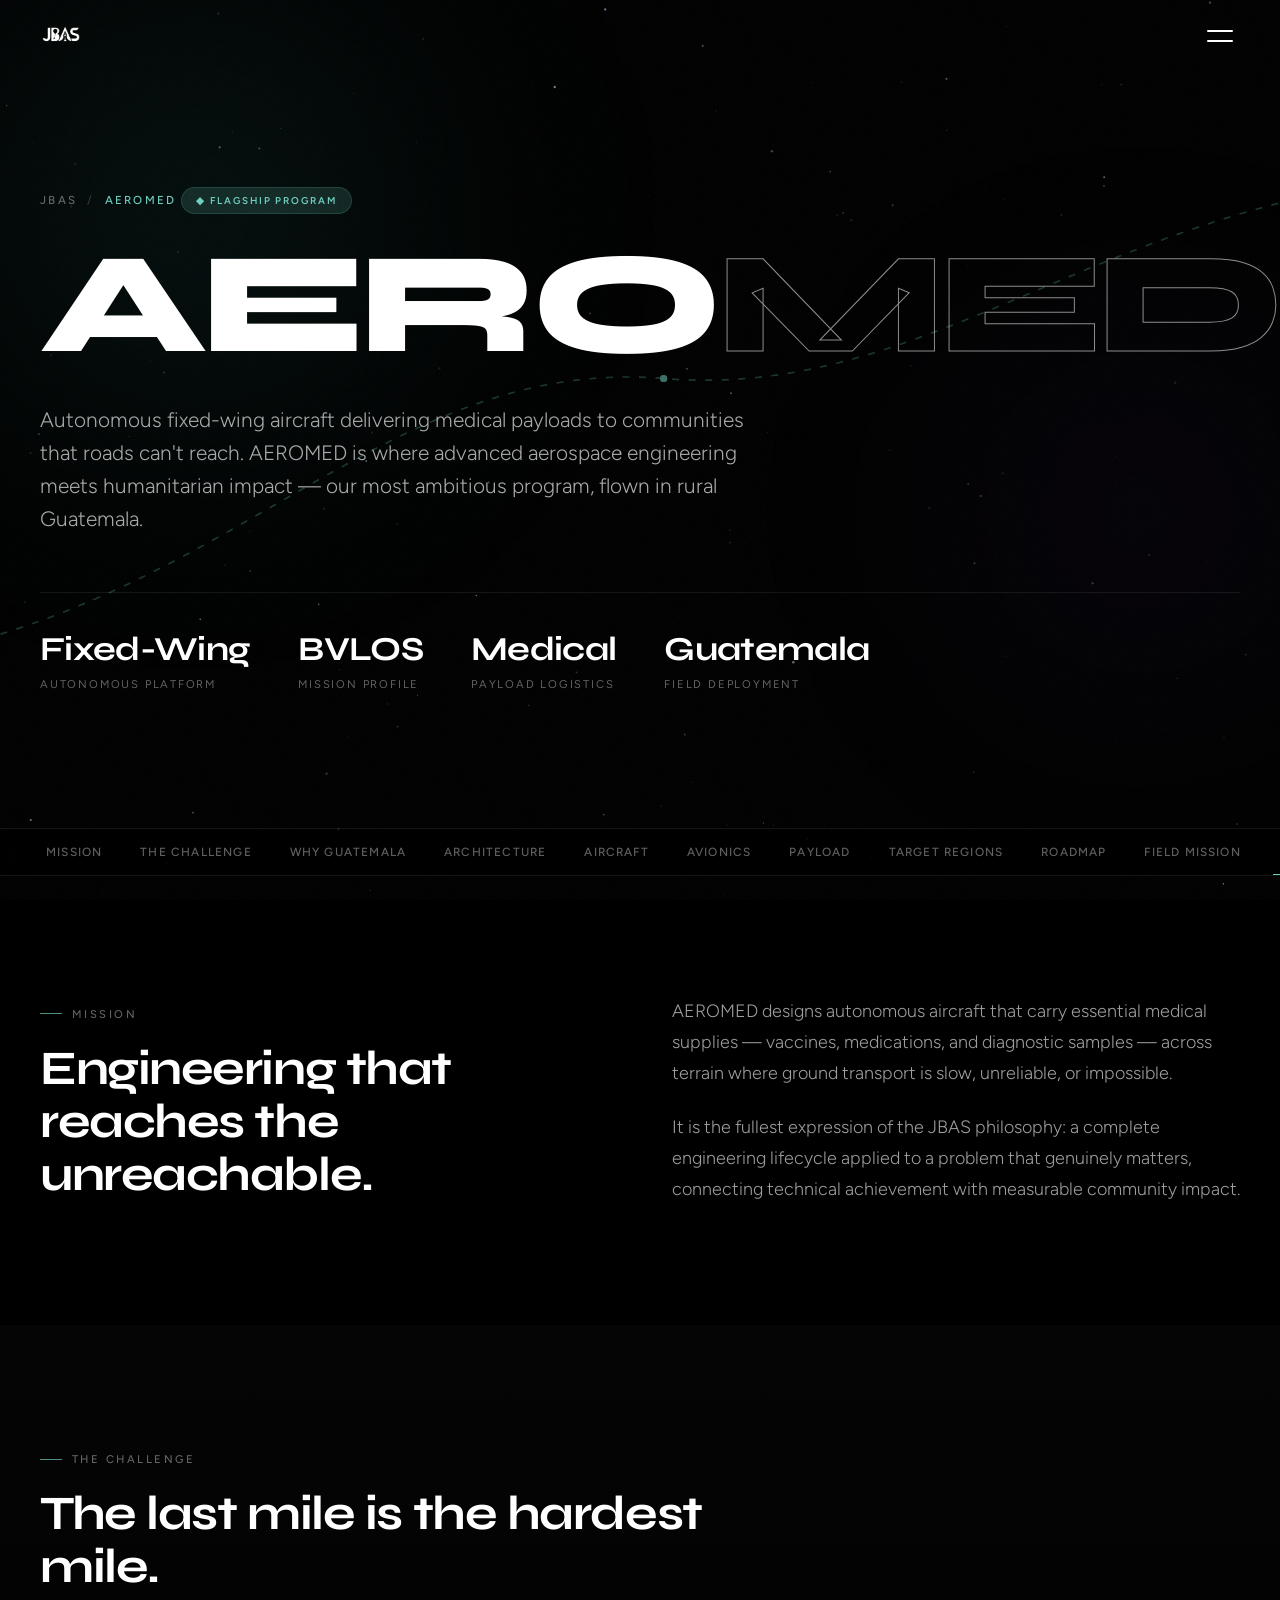
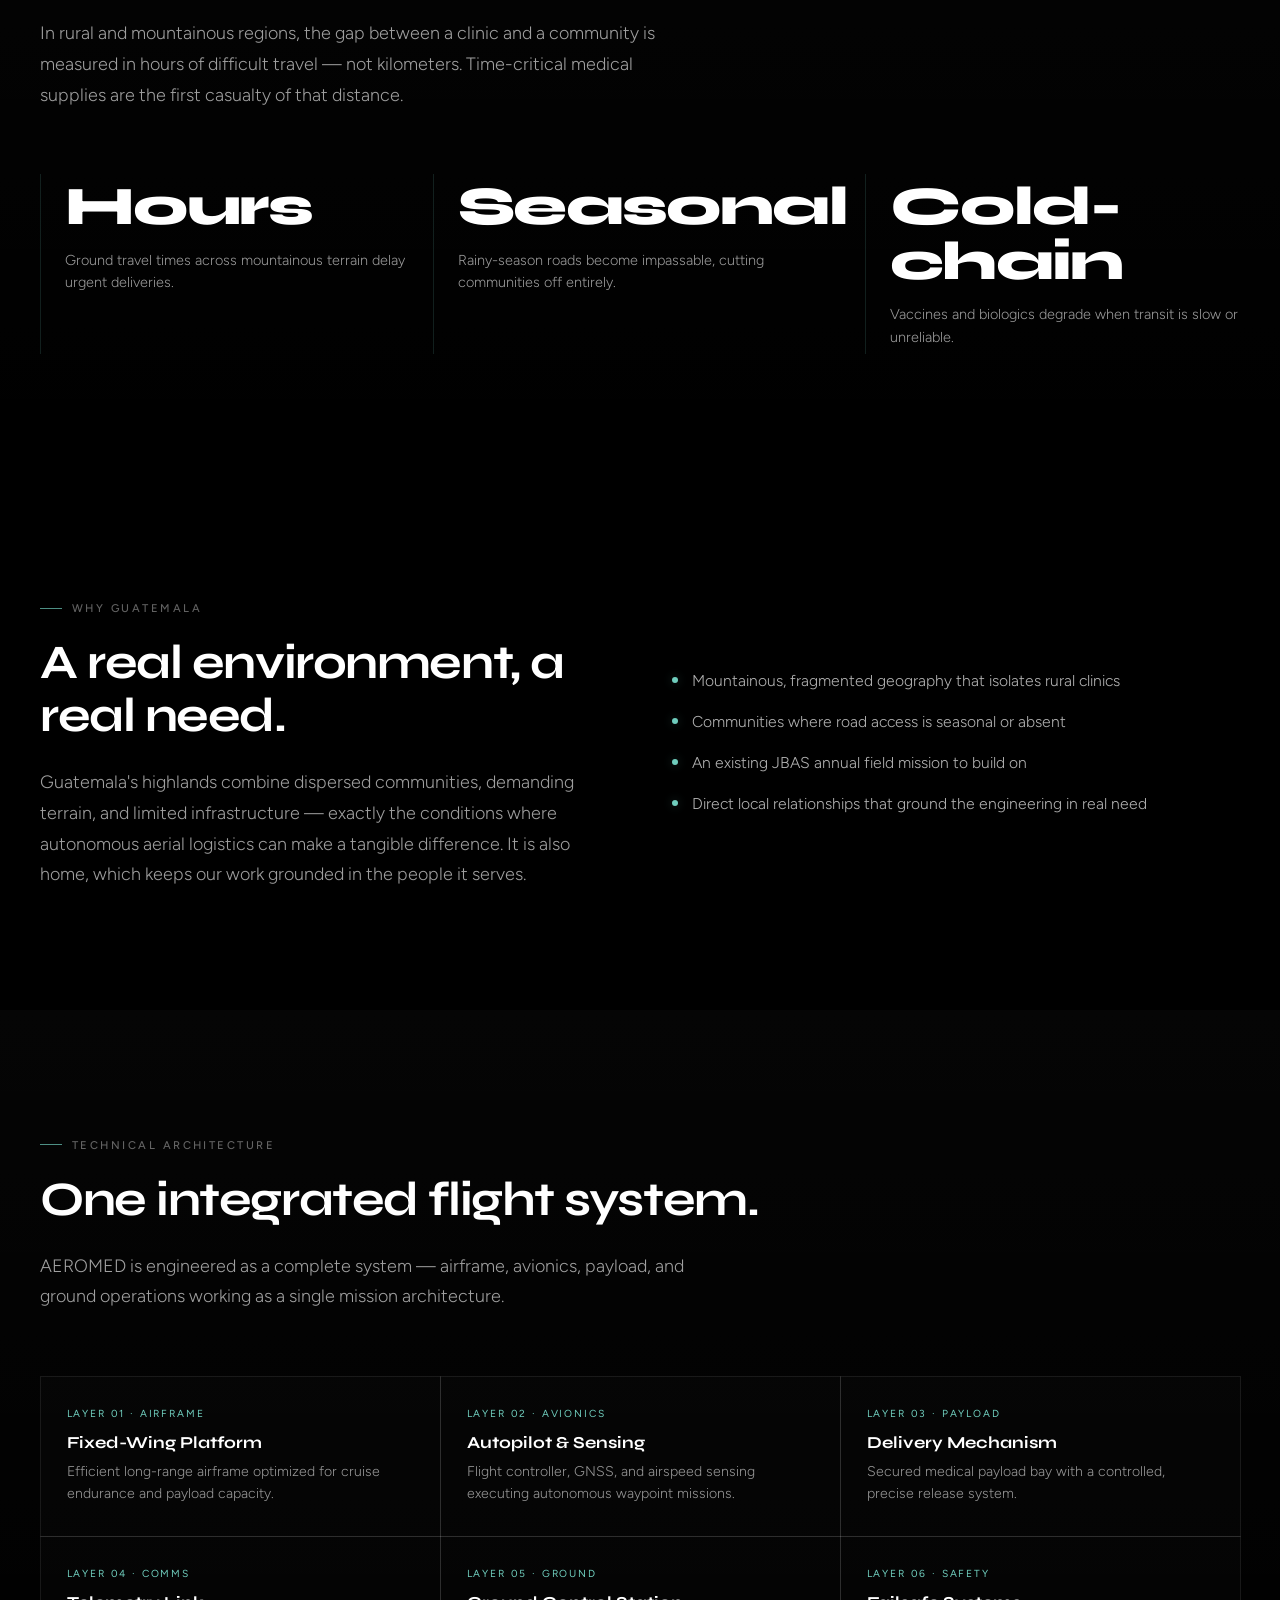
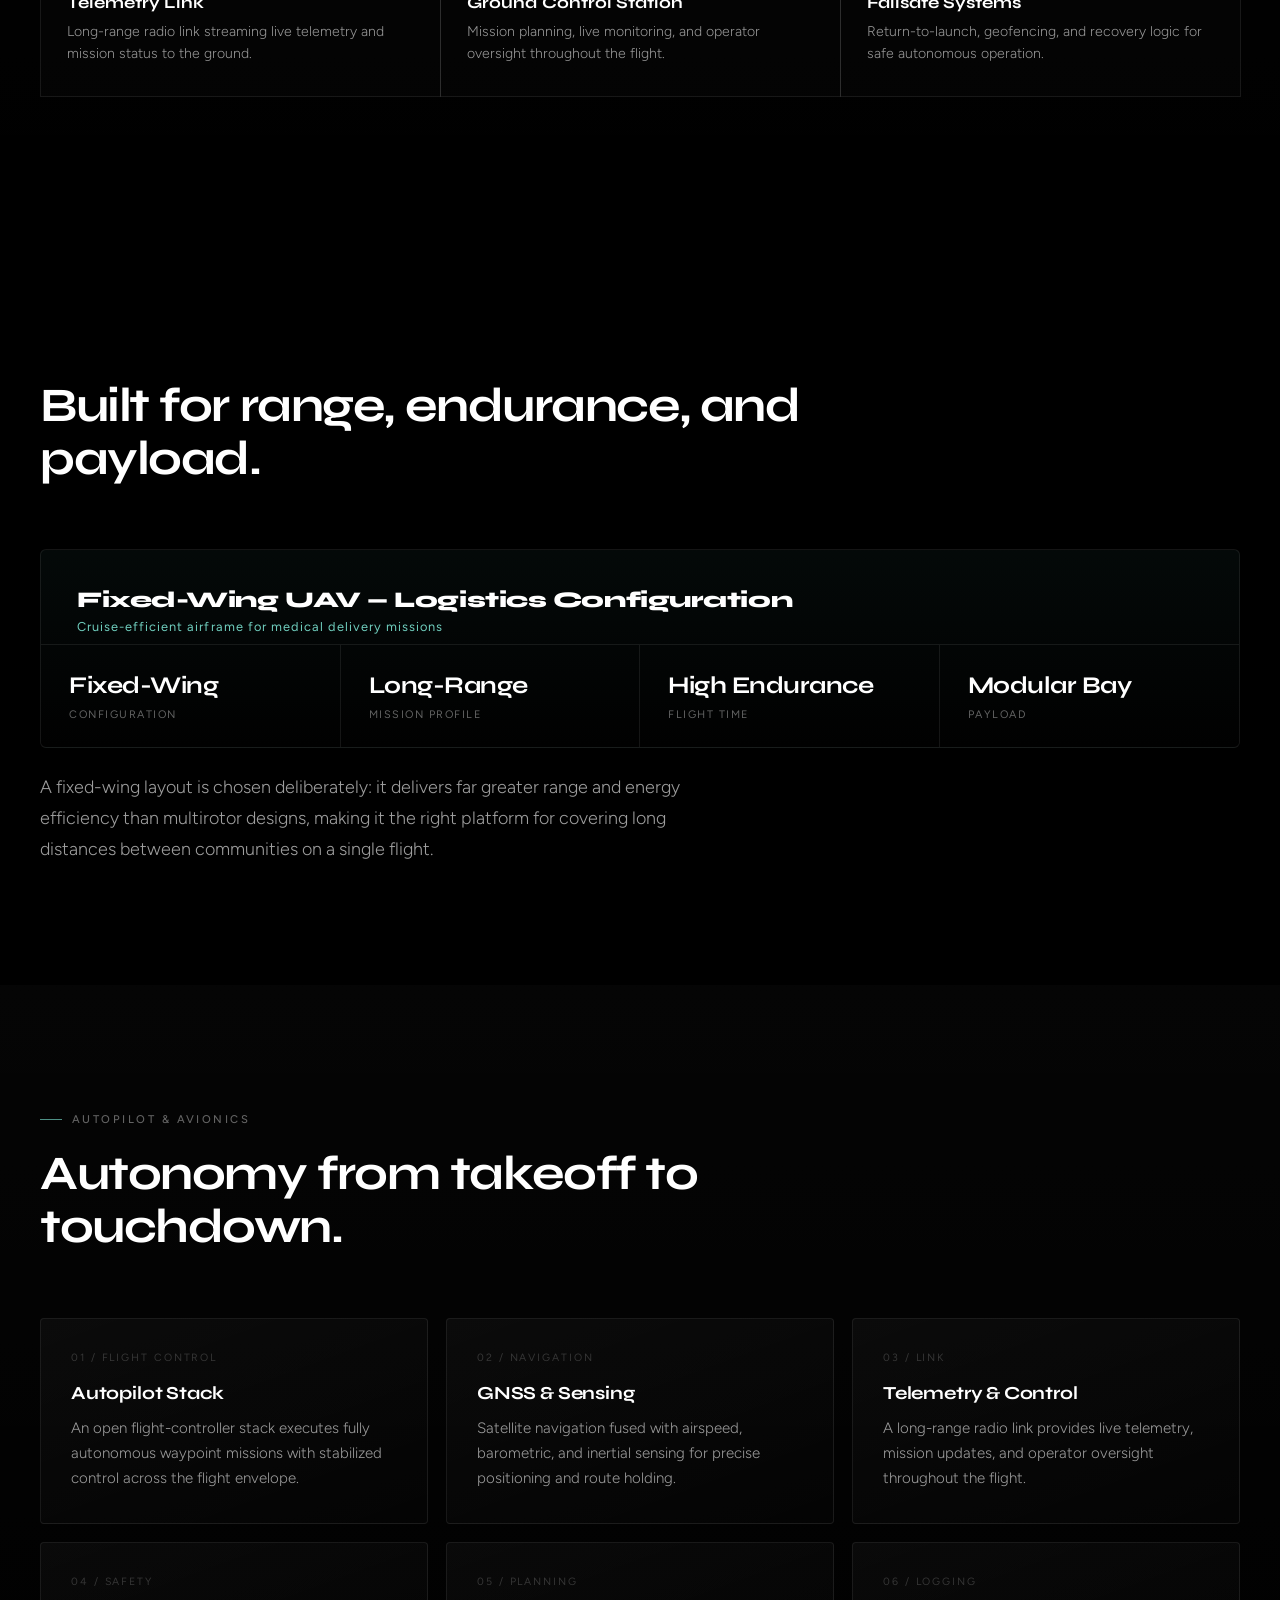
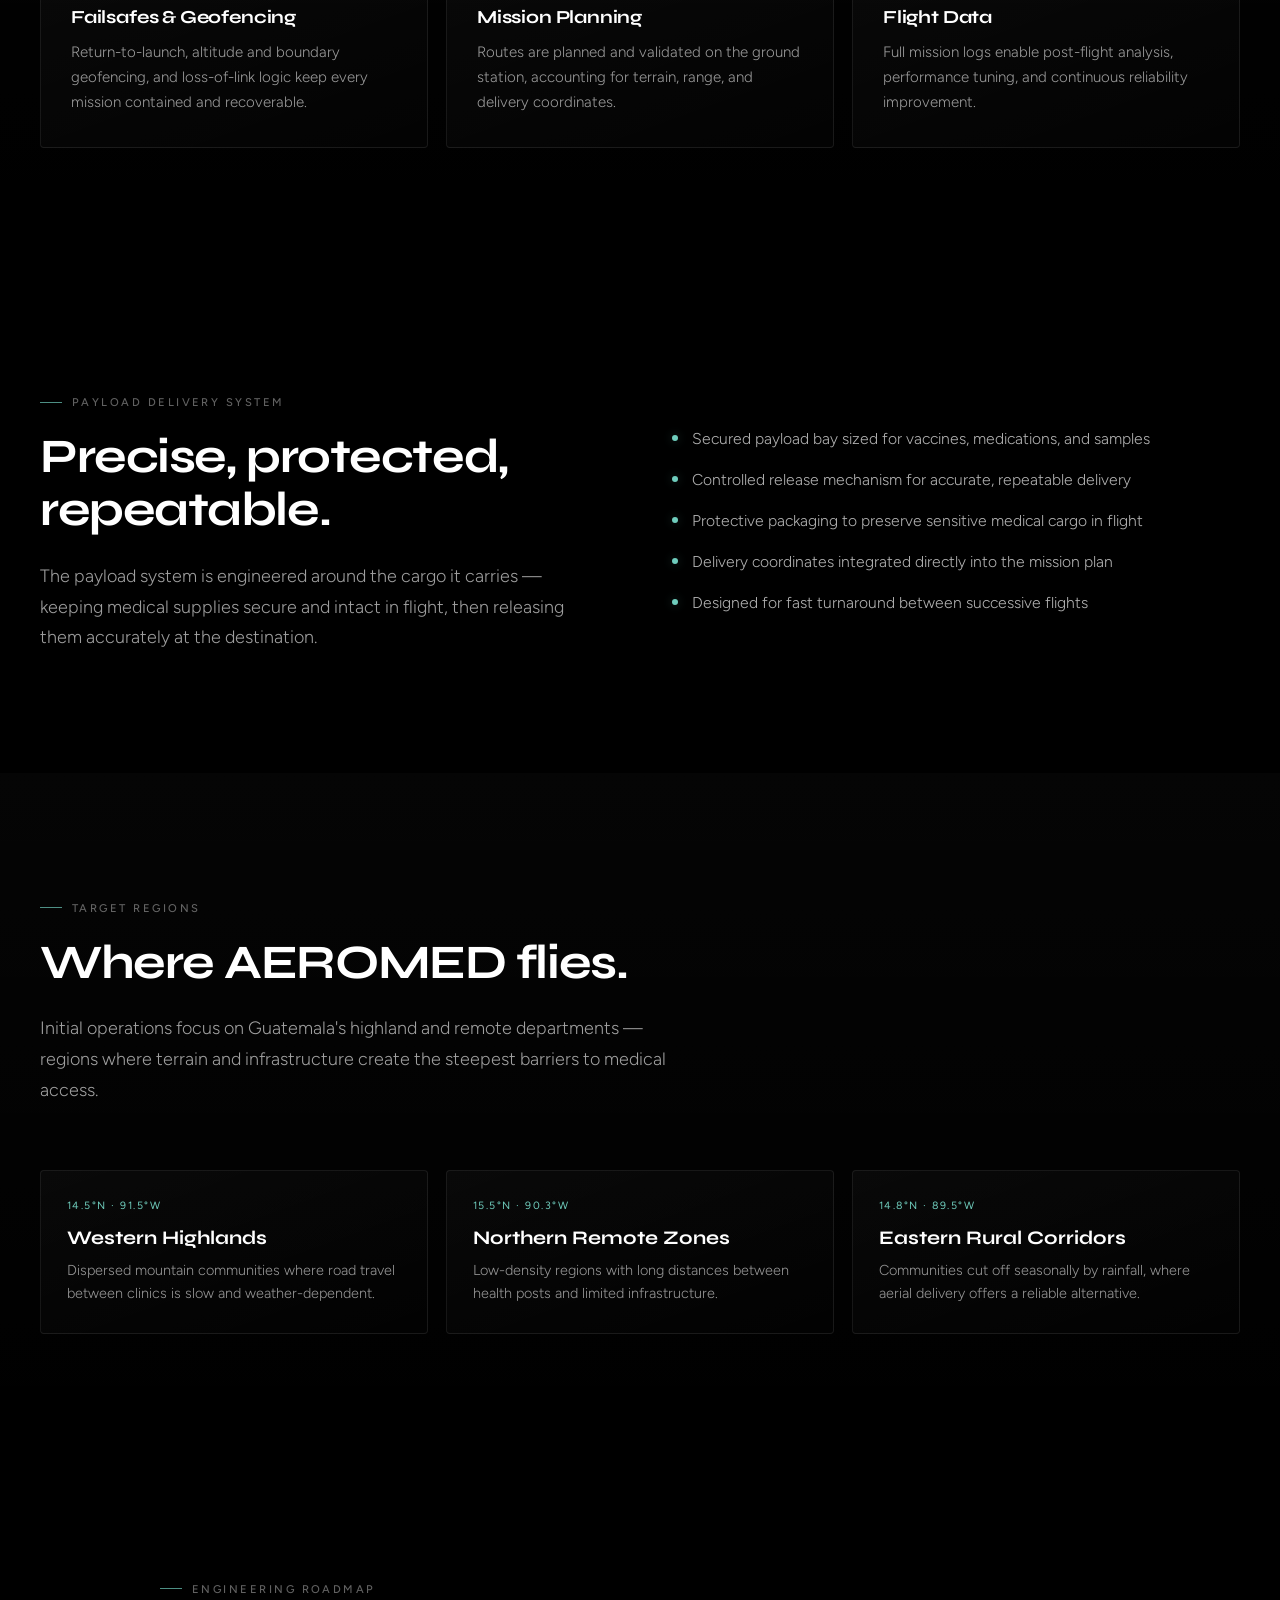
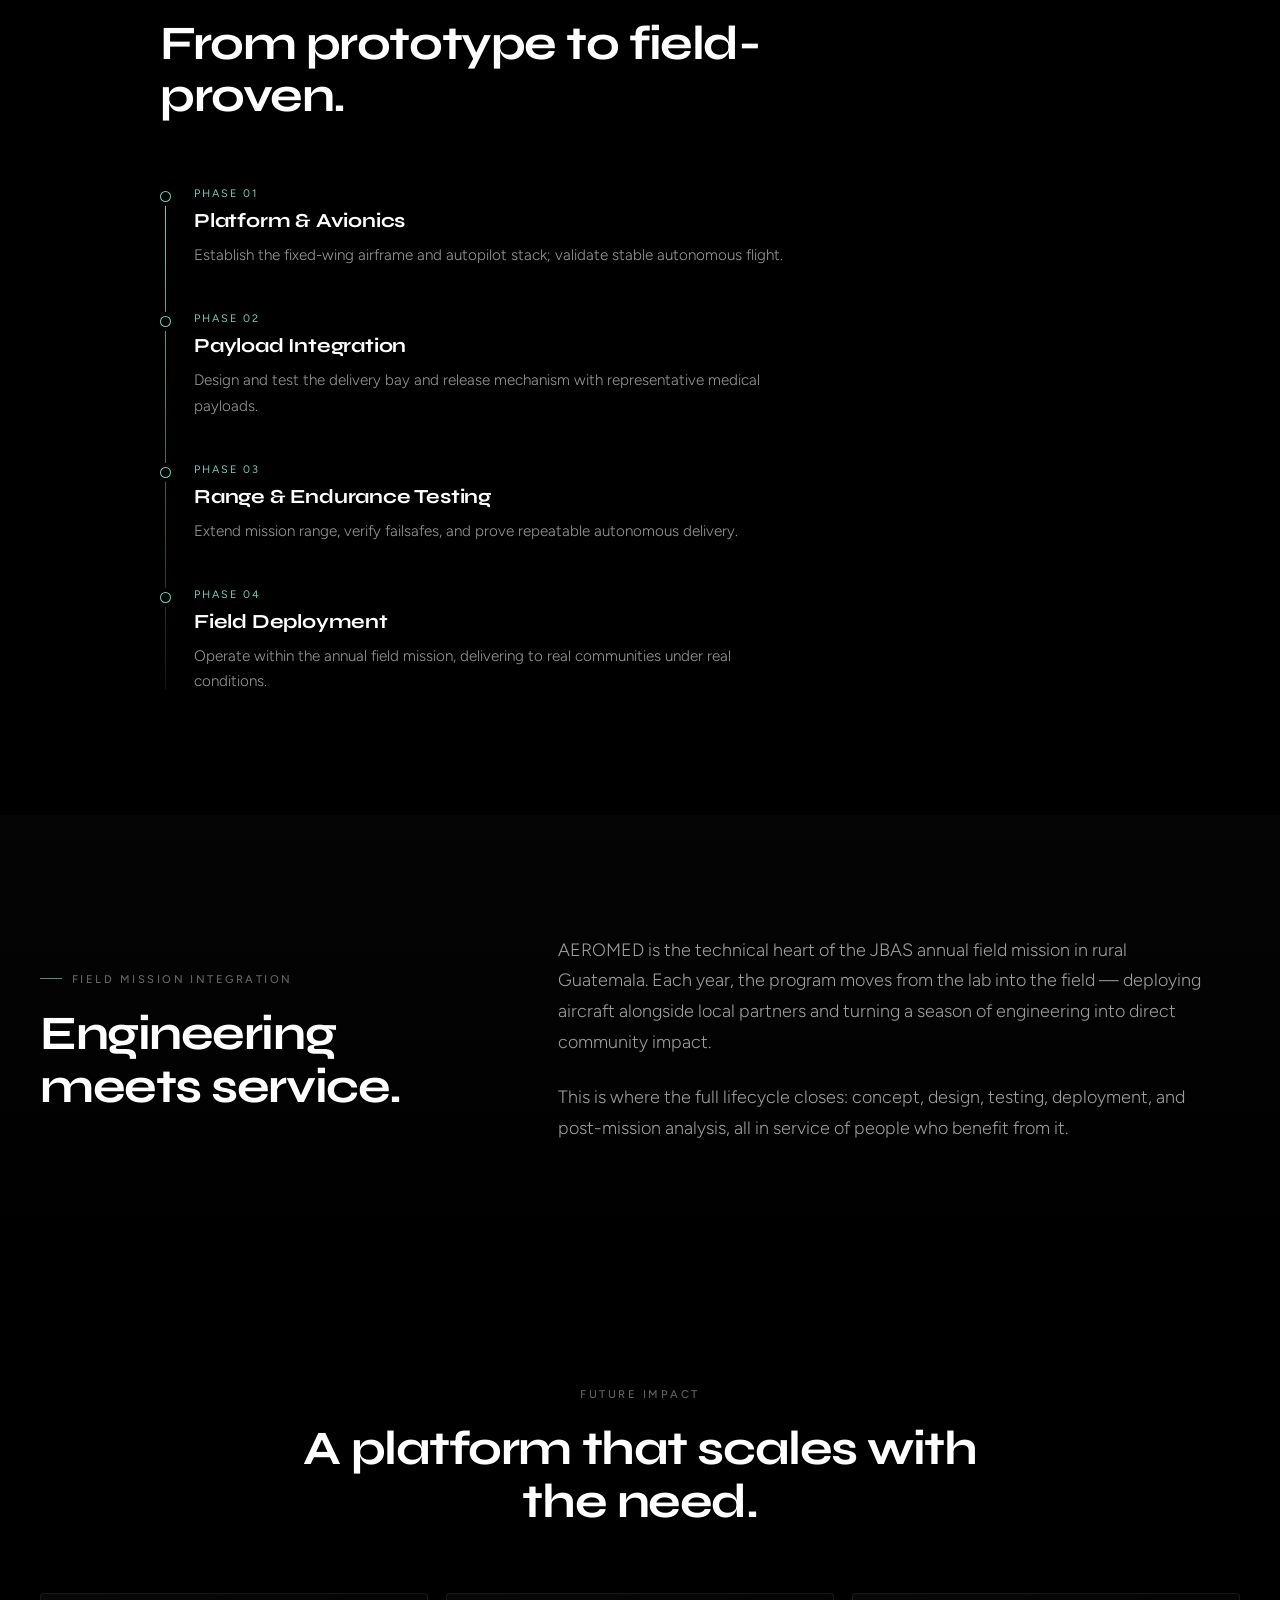
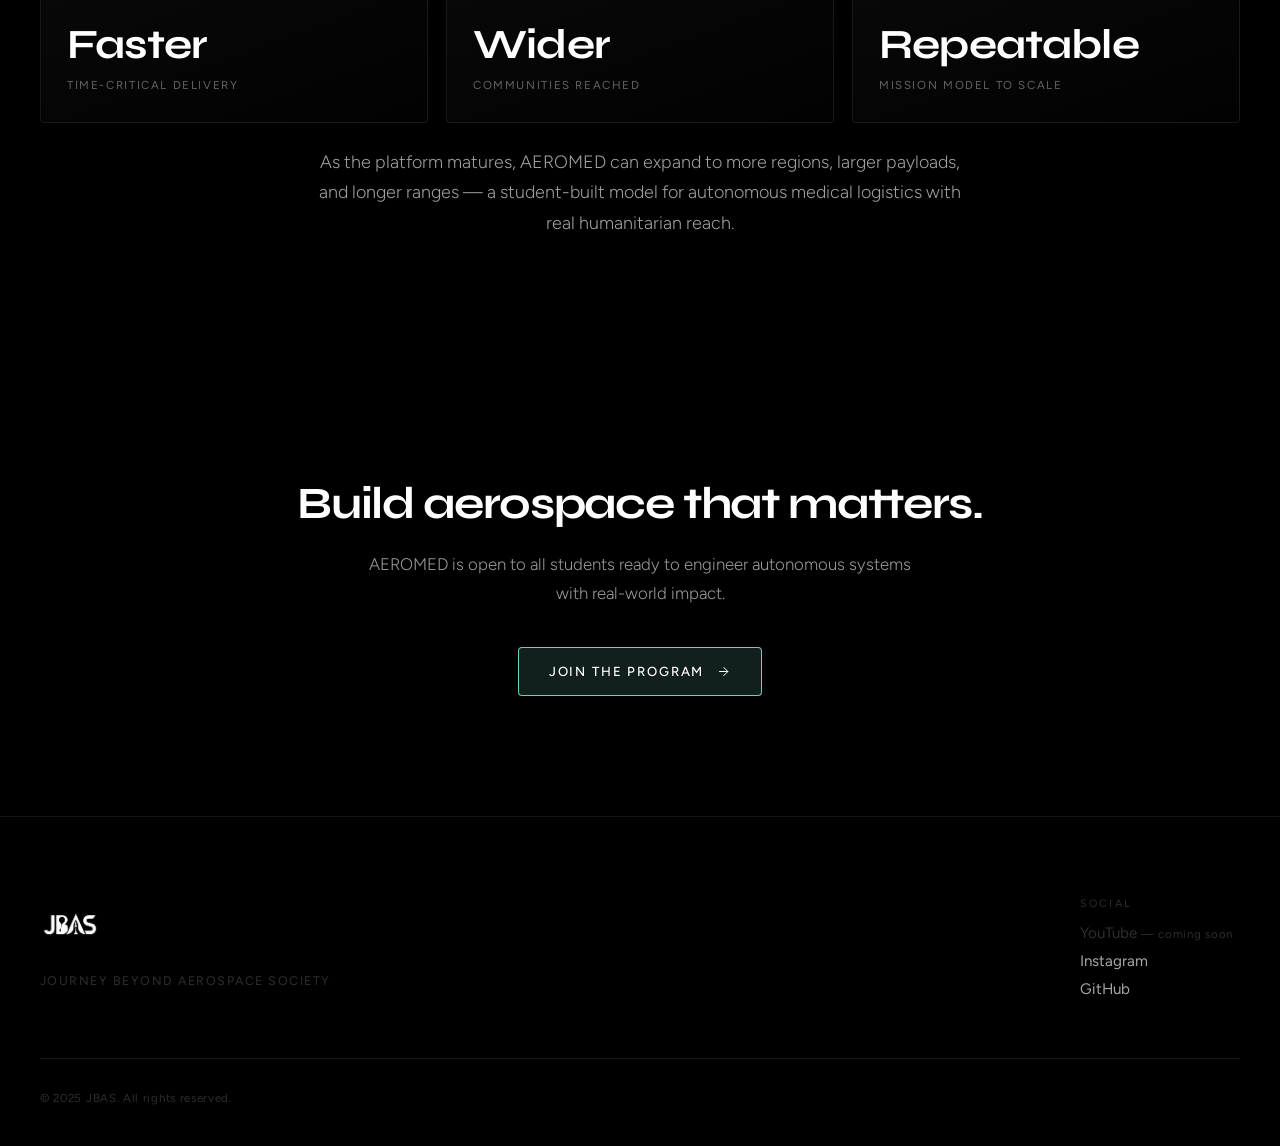
<file: aeromed.html>
<!DOCTYPE html>
<html lang="en">
<head>
  <meta charset="UTF-8" />
  <meta name="viewport" content="width=device-width, initial-scale=1.0" />
  <title>AEROMED — Autonomous Medical UAV Logistics | JBAS</title>
  <meta name="description" content="AEROMED is the flagship JBAS program — autonomous fixed-wing UAVs delivering medical payloads to rural communities in Guatemala. Engineering meets humanitarian impact." />
  <link rel="preconnect" href="https://fonts.googleapis.com" />
  <link rel="preconnect" href="https://fonts.gstatic.com" crossorigin />
  <link href="https://fonts.googleapis.com/css2?family=Syne:wght@400;500;600;700;800&family=Figtree:wght@300;400;500;600&display=swap" rel="stylesheet" />
  <link rel="stylesheet" href="aeromed.css" />
</head>
<body>

  <div class="atmos" aria-hidden="true">
    <div class="atmos__noise"></div>
    <div class="atmos__glow atmos__glow--1"></div>
    <div class="atmos__glow atmos__glow--2"></div>
    <canvas class="atmos__stars" id="starsCanvas"></canvas>
  </div>

  <nav class="navbar" id="navbar" aria-label="Main navigation">
    <a class="navbar__logo" href="/" aria-label="JBAS — home">
      <img src="assets/jbas-logo.png" alt="JBAS Logo" height="42" />
    </a>
    <button class="navbar__hamburger" id="hamburgerBtn" aria-label="Open menu" aria-expanded="false">
      <span class="hamburger__line"></span>
      <span class="hamburger__line"></span>
    </button>
  </nav>

  <div class="menu-overlay" id="menuOverlay" aria-hidden="true"></div>
  <aside class="slide-menu" id="slideMenu" aria-hidden="true">
    <nav class="slide-menu__nav" aria-label="Programs">
      <a class="slide-menu__link" href="/stratos" tabindex="-1">STRATOS</a>
      <span class="slide-menu__link-sub">Weather Balloon</span>
      <a class="slide-menu__link" href="/armstrong" tabindex="-1">ARMSTRONG</a>
      <span class="slide-menu__link-sub">Rocketry</span>
      <a class="slide-menu__link is-current" href="/aeromed" tabindex="-1" aria-current="page">AEROMED</a>
      <span class="slide-menu__link-sub">UAV Logistics</span>
    </nav>
    <div class="slide-menu__section">
      <p class="slide-menu__heading">CONTACT</p>
      <a class="slide-menu__small-link" href="mailto:garrettrurik@gmail.com" tabindex="-1">garrettrurik@gmail.com</a>
    </div>
    <div class="slide-menu__section">
      <p class="slide-menu__heading">SOCIAL</p>
      <a class="slide-menu__small-link" href="https://github.com/ruricky" target="_blank" rel="noopener noreferrer" tabindex="-1">GitHub</a>
      <a class="slide-menu__small-link" href="https://www.instagram.com/jbas_cm/" target="_blank" rel="noopener noreferrer" tabindex="-1">Instagram</a>
      <span class="slide-menu__small-link slide-menu__small-link--muted">YouTube</span>
    </div>
  </aside>

  <!-- HERO -->
  <header class="page-hero" id="top">
    <svg class="aeromed-hero__path" viewBox="0 0 1200 700" preserveAspectRatio="xMidYMid slice" aria-hidden="true">
      <path d="M-50,560 C250,520 380,300 620,320 C840,338 980,180 1260,150" />
      <circle cx="620" cy="320" r="3"/>
      <circle class="aeromed-hero__ping" cx="620" cy="320" r="3"/>
      <circle cx="1180" cy="158" r="3"/>
      <circle class="aeromed-hero__ping" cx="1180" cy="158" r="3"/>
    </svg>
    <div id="heroParallax">
      <p class="page-hero__breadcrumb">
        <a href="/">JBAS</a><span class="sep">/</span><span class="current">AEROMED</span>
      </p>
      <span class="flagship-badge">◆ Flagship Program</span>
      <h1 class="page-hero__title">AERO<span class="stroke">MED</span></h1>
      <p class="page-hero__lead">
        Autonomous fixed-wing aircraft delivering medical payloads to communities that roads can't
        reach. AEROMED is where advanced aerospace engineering meets humanitarian impact — our most
        ambitious program, flown in rural Guatemala.
      </p>
      <div class="page-hero__meta">
        <div><span class="m-val">Fixed-Wing</span><span class="m-lab">Autonomous Platform</span></div>
        <div><span class="m-val">BVLOS</span><span class="m-lab">Mission Profile</span></div>
        <div><span class="m-val">Medical</span><span class="m-lab">Payload Logistics</span></div>
        <div><span class="m-val">Guatemala</span><span class="m-lab">Field Deployment</span></div>
      </div>
    </div>
  </header>

  <!-- STICKY TELEMETRY SUB-NAV -->
  <nav class="subnav" aria-label="Page sections">
    <div class="subnav__track">
      <a class="subnav__link active" href="#mission">Mission</a>
      <a class="subnav__link" href="#challenge">The Challenge</a>
      <a class="subnav__link" href="#why">Why Guatemala</a>
      <a class="subnav__link" href="#architecture">Architecture</a>
      <a class="subnav__link" href="#aircraft">Aircraft</a>
      <a class="subnav__link" href="#avionics">Avionics</a>
      <a class="subnav__link" href="#payload">Payload</a>
      <a class="subnav__link" href="#regions">Target Regions</a>
      <a class="subnav__link" href="#roadmap">Roadmap</a>
      <a class="subnav__link" href="#field">Field Mission</a>
      <a class="subnav__link" href="#impact">Future Impact</a>
    </div>
  </nav>

  <!-- MISSION -->
  <section class="section" id="mission" aria-label="Mission">
    <div class="container split">
      <div>
        <p class="eyebrow reveal" data-reveal>Mission</p>
        <h2 class="section__title reveal" data-reveal data-reveal-delay="1">Engineering that reaches the unreachable.</h2>
      </div>
      <div>
        <p class="section__lead reveal" data-reveal data-reveal-delay="2" style="margin-top:0">
          AEROMED designs autonomous aircraft that carry essential medical supplies — vaccines,
          medications, and diagnostic samples — across terrain where ground transport is slow,
          unreliable, or impossible.
        </p>
        <p class="section__lead reveal" data-reveal data-reveal-delay="3">
          It is the fullest expression of the JBAS philosophy: a complete engineering lifecycle
          applied to a problem that genuinely matters, connecting technical achievement with
          measurable community impact.
        </p>
      </div>
    </div>
  </section>

  <!-- THE CHALLENGE -->
  <section class="section section--alt" id="challenge" aria-label="The Challenge">
    <div class="container">
      <div class="section__head">
        <p class="eyebrow reveal" data-reveal>The Challenge</p>
        <h2 class="section__title reveal" data-reveal data-reveal-delay="1">The last mile is the hardest mile.</h2>
        <p class="section__lead reveal" data-reveal data-reveal-delay="2">
          In rural and mountainous regions, the gap between a clinic and a community is measured in
          hours of difficult travel — not kilometers. Time-critical medical supplies are the first
          casualty of that distance.
        </p>
      </div>
      <div class="bigstat reveal" data-reveal data-reveal-delay="1">
        <div class="bigstat__item">
          <div class="bigstat__val">Hours</div>
          <p class="bigstat__lab">Ground travel times across mountainous terrain delay urgent deliveries.</p>
        </div>
        <div class="bigstat__item">
          <div class="bigstat__val">Seasonal</div>
          <p class="bigstat__lab">Rainy-season roads become impassable, cutting communities off entirely.</p>
        </div>
        <div class="bigstat__item">
          <div class="bigstat__val">Cold-chain</div>
          <p class="bigstat__lab">Vaccines and biologics degrade when transit is slow or unreliable.</p>
        </div>
      </div>
    </div>
  </section>

  <!-- WHY GUATEMALA -->
  <section class="section" id="why" aria-label="Why Guatemala">
    <div class="container split">
      <div>
        <p class="eyebrow reveal" data-reveal>Why Guatemala</p>
        <h2 class="section__title reveal" data-reveal data-reveal-delay="1">A real environment, a real need.</h2>
        <p class="section__lead reveal" data-reveal data-reveal-delay="2" style="margin-top:24px">
          Guatemala's highlands combine dispersed communities, demanding terrain, and limited
          infrastructure — exactly the conditions where autonomous aerial logistics can make a
          tangible difference. It is also home, which keeps our work grounded in the people it serves.
        </p>
      </div>
      <ul class="checklist reveal" data-reveal data-reveal-delay="2">
        <li>Mountainous, fragmented geography that isolates rural clinics</li>
        <li>Communities where road access is seasonal or absent</li>
        <li>An existing JBAS annual field mission to build on</li>
        <li>Direct local relationships that ground the engineering in real need</li>
      </ul>
    </div>
  </section>

  <!-- TECHNICAL ARCHITECTURE -->
  <section class="section section--alt" id="architecture" aria-label="Technical Architecture">
    <div class="container">
      <div class="section__head">
        <p class="eyebrow reveal" data-reveal>Technical Architecture</p>
        <h2 class="section__title reveal" data-reveal data-reveal-delay="1">One integrated flight system.</h2>
        <p class="section__lead reveal" data-reveal data-reveal-delay="2">
          AEROMED is engineered as a complete system — airframe, avionics, payload, and ground
          operations working as a single mission architecture.
        </p>
      </div>
      <div class="arch reveal" data-reveal data-reveal-delay="1">
        <div class="arch__node"><p class="arch__tier">Layer 01 · Airframe</p><h3 class="arch__name">Fixed-Wing Platform</h3><p class="arch__desc">Efficient long-range airframe optimized for cruise endurance and payload capacity.</p></div>
        <div class="arch__node"><p class="arch__tier">Layer 02 · Avionics</p><h3 class="arch__name">Autopilot &amp; Sensing</h3><p class="arch__desc">Flight controller, GNSS, and airspeed sensing executing autonomous waypoint missions.</p></div>
        <div class="arch__node"><p class="arch__tier">Layer 03 · Payload</p><h3 class="arch__name">Delivery Mechanism</h3><p class="arch__desc">Secured medical payload bay with a controlled, precise release system.</p></div>
        <div class="arch__node"><p class="arch__tier">Layer 04 · Comms</p><h3 class="arch__name">Telemetry Link</h3><p class="arch__desc">Long-range radio link streaming live telemetry and mission status to the ground.</p></div>
        <div class="arch__node"><p class="arch__tier">Layer 05 · Ground</p><h3 class="arch__name">Ground Control Station</h3><p class="arch__desc">Mission planning, live monitoring, and operator oversight throughout the flight.</p></div>
        <div class="arch__node"><p class="arch__tier">Layer 06 · Safety</p><h3 class="arch__name">Failsafe Systems</h3><p class="arch__desc">Return-to-launch, geofencing, and recovery logic for safe autonomous operation.</p></div>
      </div>
    </div>
  </section>

  <!-- AIRCRAFT PLATFORM -->
  <section class="section" id="aircraft" aria-label="Aircraft Platform">
    <div class="container">
      <div class="section__head">
        <p class="eyebrow reveal" data-reveal>Aircraft Platform</p>
        <h2 class="section__title reveal" data-reveal data-reveal-delay="1">Built for range, endurance, and payload.</h2>
      </div>
      <div class="aircraft reveal" data-reveal data-reveal-delay="1">
        <div class="aircraft__top">
          <p class="aircraft__name">Fixed-Wing UAV — Logistics Configuration</p>
          <p class="aircraft__tag">Cruise-efficient airframe for medical delivery missions</p>
        </div>
        <div class="aircraft__specs">
          <div class="aircraft__spec"><span class="v">Fixed-Wing</span><span class="l">Configuration</span></div>
          <div class="aircraft__spec"><span class="v">Long-Range</span><span class="l">Mission Profile</span></div>
          <div class="aircraft__spec"><span class="v">High Endurance</span><span class="l">Flight Time</span></div>
          <div class="aircraft__spec"><span class="v">Modular Bay</span><span class="l">Payload</span></div>
        </div>
      </div>
      <p class="section__lead reveal" data-reveal data-reveal-delay="2">
        A fixed-wing layout is chosen deliberately: it delivers far greater range and energy
        efficiency than multirotor designs, making it the right platform for covering long distances
        between communities on a single flight.
      </p>
    </div>
  </section>

  <!-- AUTOPILOT & AVIONICS -->
  <section class="section section--alt" id="avionics" aria-label="Autopilot and Avionics">
    <div class="container">
      <div class="section__head">
        <p class="eyebrow reveal" data-reveal>Autopilot &amp; Avionics</p>
        <h2 class="section__title reveal" data-reveal data-reveal-delay="1">Autonomy from takeoff to touchdown.</h2>
      </div>
      <div class="grid grid--3">
        <article class="card reveal" data-reveal data-reveal-delay="1"><span class="card__num">01 / FLIGHT CONTROL</span><h3 class="card__title">Autopilot Stack</h3><p class="card__text">An open flight-controller stack executes fully autonomous waypoint missions with stabilized control across the flight envelope.</p></article>
        <article class="card reveal" data-reveal data-reveal-delay="2"><span class="card__num">02 / NAVIGATION</span><h3 class="card__title">GNSS &amp; Sensing</h3><p class="card__text">Satellite navigation fused with airspeed, barometric, and inertial sensing for precise positioning and route holding.</p></article>
        <article class="card reveal" data-reveal data-reveal-delay="3"><span class="card__num">03 / LINK</span><h3 class="card__title">Telemetry &amp; Control</h3><p class="card__text">A long-range radio link provides live telemetry, mission updates, and operator oversight throughout the flight.</p></article>
        <article class="card reveal" data-reveal data-reveal-delay="1"><span class="card__num">04 / SAFETY</span><h3 class="card__title">Failsafes &amp; Geofencing</h3><p class="card__text">Return-to-launch, altitude and boundary geofencing, and loss-of-link logic keep every mission contained and recoverable.</p></article>
        <article class="card reveal" data-reveal data-reveal-delay="2"><span class="card__num">05 / PLANNING</span><h3 class="card__title">Mission Planning</h3><p class="card__text">Routes are planned and validated on the ground station, accounting for terrain, range, and delivery coordinates.</p></article>
        <article class="card reveal" data-reveal data-reveal-delay="3"><span class="card__num">06 / LOGGING</span><h3 class="card__title">Flight Data</h3><p class="card__text">Full mission logs enable post-flight analysis, performance tuning, and continuous reliability improvement.</p></article>
      </div>
    </div>
  </section>

  <!-- PAYLOAD DELIVERY SYSTEM -->
  <section class="section" id="payload" aria-label="Payload Delivery System">
    <div class="container split">
      <div>
        <p class="eyebrow reveal" data-reveal>Payload Delivery System</p>
        <h2 class="section__title reveal" data-reveal data-reveal-delay="1">Precise, protected, repeatable.</h2>
        <p class="section__lead reveal" data-reveal data-reveal-delay="2" style="margin-top:24px">
          The payload system is engineered around the cargo it carries — keeping medical supplies
          secure and intact in flight, then releasing them accurately at the destination.
        </p>
      </div>
      <ul class="checklist reveal" data-reveal data-reveal-delay="2">
        <li>Secured payload bay sized for vaccines, medications, and samples</li>
        <li>Controlled release mechanism for accurate, repeatable delivery</li>
        <li>Protective packaging to preserve sensitive medical cargo in flight</li>
        <li>Delivery coordinates integrated directly into the mission plan</li>
        <li>Designed for fast turnaround between successive flights</li>
      </ul>
    </div>
  </section>

  <!-- TARGET REGIONS -->
  <section class="section section--alt" id="regions" aria-label="Target Regions">
    <div class="container">
      <div class="section__head">
        <p class="eyebrow reveal" data-reveal>Target Regions</p>
        <h2 class="section__title reveal" data-reveal data-reveal-delay="1">Where AEROMED flies.</h2>
        <p class="section__lead reveal" data-reveal data-reveal-delay="2">
          Initial operations focus on Guatemala's highland and remote departments — regions where
          terrain and infrastructure create the steepest barriers to medical access.
        </p>
      </div>
      <div class="regions reveal" data-reveal data-reveal-delay="1">
        <div class="region"><p class="region__coord">14.5°N · 91.5°W</p><h3 class="region__name">Western Highlands</h3><p class="region__text">Dispersed mountain communities where road travel between clinics is slow and weather-dependent.</p></div>
        <div class="region"><p class="region__coord">15.5°N · 90.3°W</p><h3 class="region__name">Northern Remote Zones</h3><p class="region__text">Low-density regions with long distances between health posts and limited infrastructure.</p></div>
        <div class="region"><p class="region__coord">14.8°N · 89.5°W</p><h3 class="region__name">Eastern Rural Corridors</h3><p class="region__text">Communities cut off seasonally by rainfall, where aerial delivery offers a reliable alternative.</p></div>
      </div>
    </div>
  </section>

  <!-- ENGINEERING ROADMAP -->
  <section class="section" id="roadmap" aria-label="Engineering Roadmap">
    <div class="container container--narrow">
      <div class="section__head">
        <p class="eyebrow reveal" data-reveal>Engineering Roadmap</p>
        <h2 class="section__title reveal" data-reveal data-reveal-delay="1">From prototype to field-proven.</h2>
      </div>
      <div class="timeline reveal" data-reveal data-reveal-delay="1">
        <div class="timeline__item"><p class="timeline__phase">Phase 01</p><h3 class="timeline__title">Platform &amp; Avionics</h3><p class="timeline__text">Establish the fixed-wing airframe and autopilot stack; validate stable autonomous flight.</p></div>
        <div class="timeline__item"><p class="timeline__phase">Phase 02</p><h3 class="timeline__title">Payload Integration</h3><p class="timeline__text">Design and test the delivery bay and release mechanism with representative medical payloads.</p></div>
        <div class="timeline__item"><p class="timeline__phase">Phase 03</p><h3 class="timeline__title">Range &amp; Endurance Testing</h3><p class="timeline__text">Extend mission range, verify failsafes, and prove repeatable autonomous delivery.</p></div>
        <div class="timeline__item"><p class="timeline__phase">Phase 04</p><h3 class="timeline__title">Field Deployment</h3><p class="timeline__text">Operate within the annual field mission, delivering to real communities under real conditions.</p></div>
      </div>
    </div>
  </section>

  <!-- ANNUAL FIELD MISSION INTEGRATION -->
  <section class="section section--alt" id="field" aria-label="Annual Field Mission Integration">
    <div class="container split--wide split">
      <div>
        <p class="eyebrow reveal" data-reveal>Field Mission Integration</p>
        <h2 class="section__title reveal" data-reveal data-reveal-delay="1">Engineering meets service.</h2>
      </div>
      <div>
        <p class="section__lead reveal" data-reveal data-reveal-delay="2" style="margin-top:0">
          AEROMED is the technical heart of the JBAS annual field mission in rural Guatemala. Each
          year, the program moves from the lab into the field — deploying aircraft alongside local
          partners and turning a season of engineering into direct community impact.
        </p>
        <p class="section__lead reveal" data-reveal data-reveal-delay="3">
          This is where the full lifecycle closes: concept, design, testing, deployment, and
          post-mission analysis, all in service of people who benefit from it.
        </p>
      </div>
    </div>
  </section>

  <!-- FUTURE IMPACT -->
  <section class="section" id="impact" aria-label="Future Impact">
    <div class="container">
      <div class="section__head section__head--center">
        <p class="eyebrow reveal" data-reveal>Future Impact</p>
        <h2 class="section__title reveal" data-reveal data-reveal-delay="1">A platform that scales with the need.</h2>
      </div>
      <div class="impact reveal" data-reveal data-reveal-delay="1">
        <div class="metric"><div class="metric__val">Faster</div><span class="metric__lab">Time-critical delivery</span></div>
        <div class="metric"><div class="metric__val">Wider</div><span class="metric__lab">Communities reached</span></div>
        <div class="metric"><div class="metric__val">Repeatable</div><span class="metric__lab">Mission model to scale</span></div>
      </div>
      <p class="section__lead reveal" data-reveal data-reveal-delay="2" style="text-align:center;margin-left:auto;margin-right:auto">
        As the platform matures, AEROMED can expand to more regions, larger payloads, and longer
        ranges — a student-built model for autonomous medical logistics with real humanitarian reach.
      </p>
    </div>
  </section>

  <!-- CTA -->
  <section class="cta" aria-label="Get involved">
    <div class="cta__inner">
      <h2 class="cta__title reveal" data-reveal>Build aerospace that matters.</h2>
      <p class="cta__text reveal" data-reveal data-reveal-delay="1">AEROMED is open to all students ready to engineer autonomous systems with real-world impact.</p>
      <a class="btn reveal" data-reveal data-reveal-delay="2" href="mailto:garrettrurik@gmail.com">
        Join the program
        <svg viewBox="0 0 24 24" fill="none" stroke="currentColor" stroke-width="1.6"><line x1="5" y1="12" x2="19" y2="12"/><polyline points="12,5 19,12 12,19"/></svg>
      </a>
    </div>
  </section>

  <footer class="footer">
    <div class="footer__inner">
      <div class="footer__left">
        <a href="/" aria-label="JBAS — home" class="footer__logo-link">
          <img src="assets/jbas-logo.png" alt="JBAS Logo" class="footer__logo" />
        </a>
        <p class="footer__tagline">Journey Beyond Aerospace Society</p>
      </div>
      <div class="footer__right">
        <p class="footer__heading">SOCIAL</p>
        <nav class="footer__links" aria-label="Social links">
          <span class="footer__link footer__link--muted">YouTube <span class="footer__soon">— coming soon</span></span>
          <a class="footer__link" href="https://www.instagram.com/jbas_cm/" target="_blank" rel="noopener noreferrer">Instagram</a>
          <a class="footer__link" href="https://github.com/ruricky" target="_blank" rel="noopener noreferrer">GitHub</a>
        </nav>
      </div>
    </div>
    <div class="footer__bottom">
      <span class="footer__copy">© 2025 JBAS. All rights reserved.</span>
    </div>
  </footer>

  <script src="aeromed.js"></script>
</body>
</html>
</file>
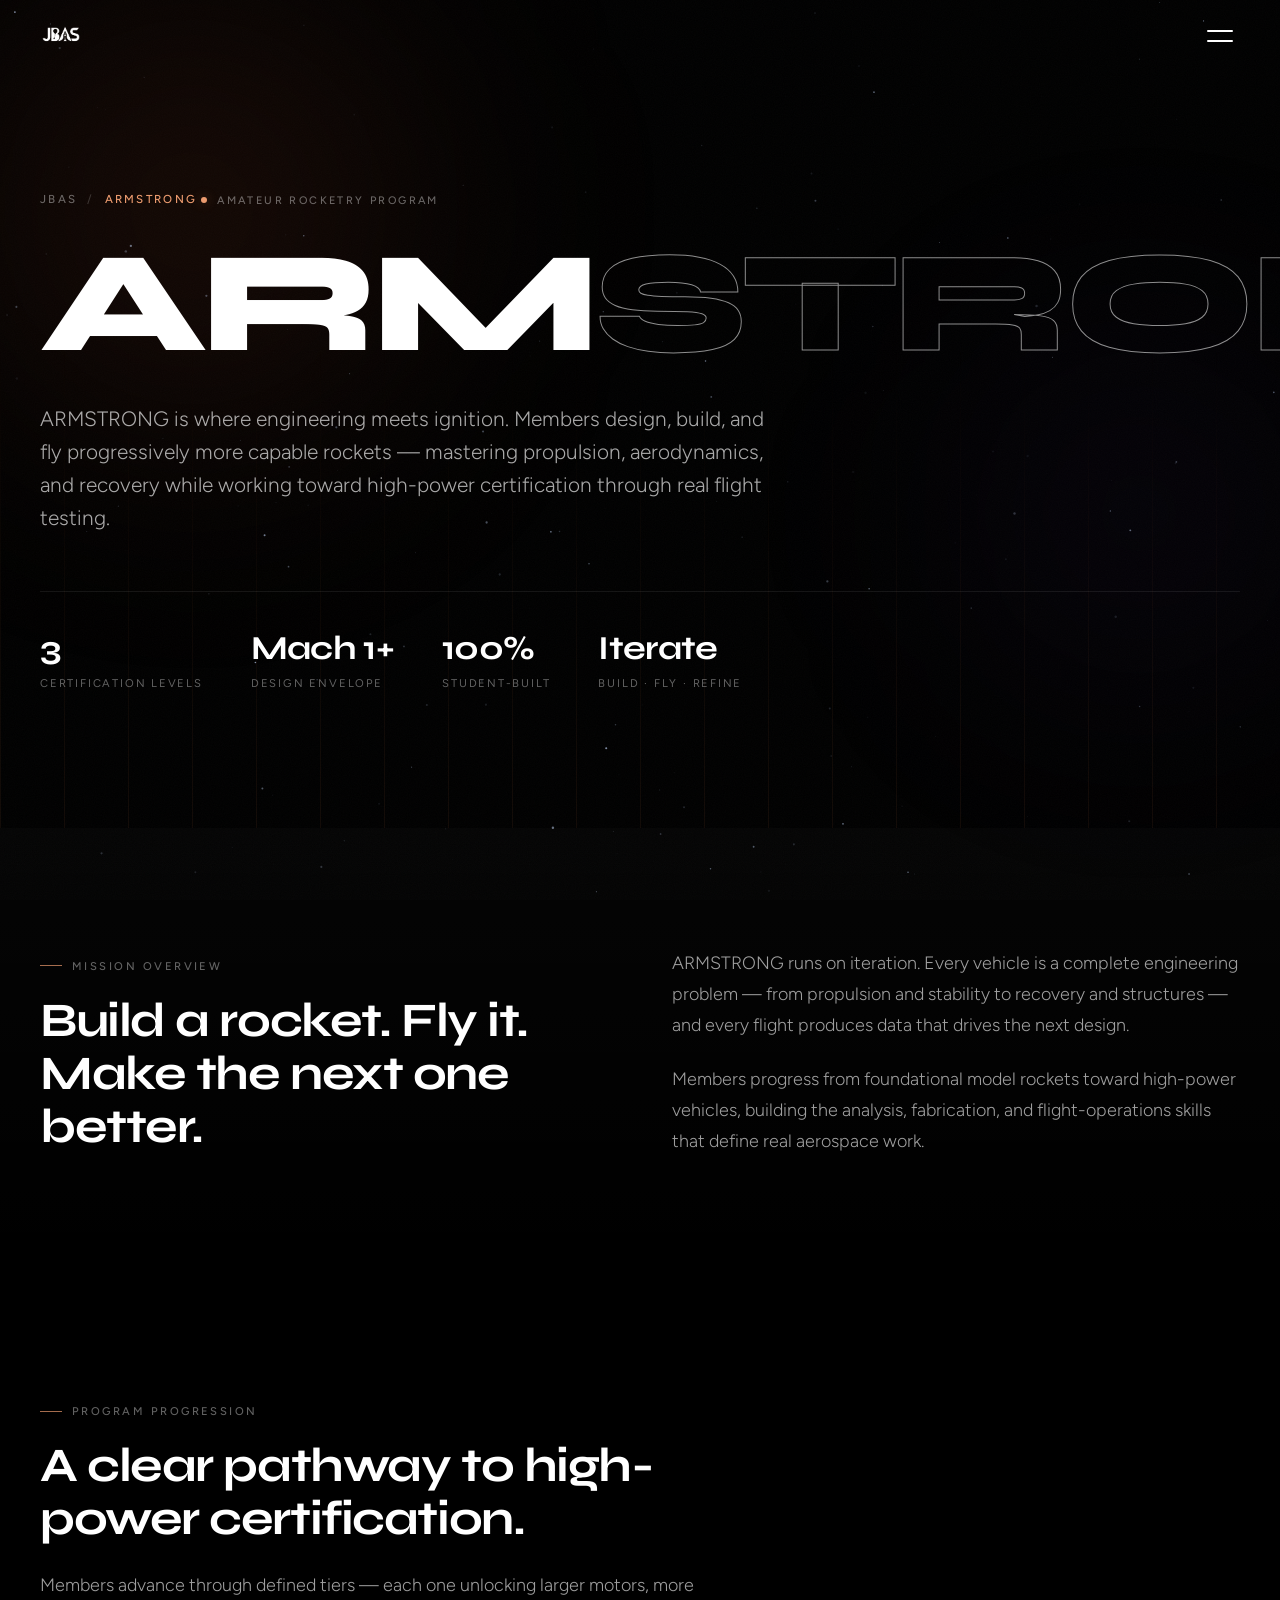
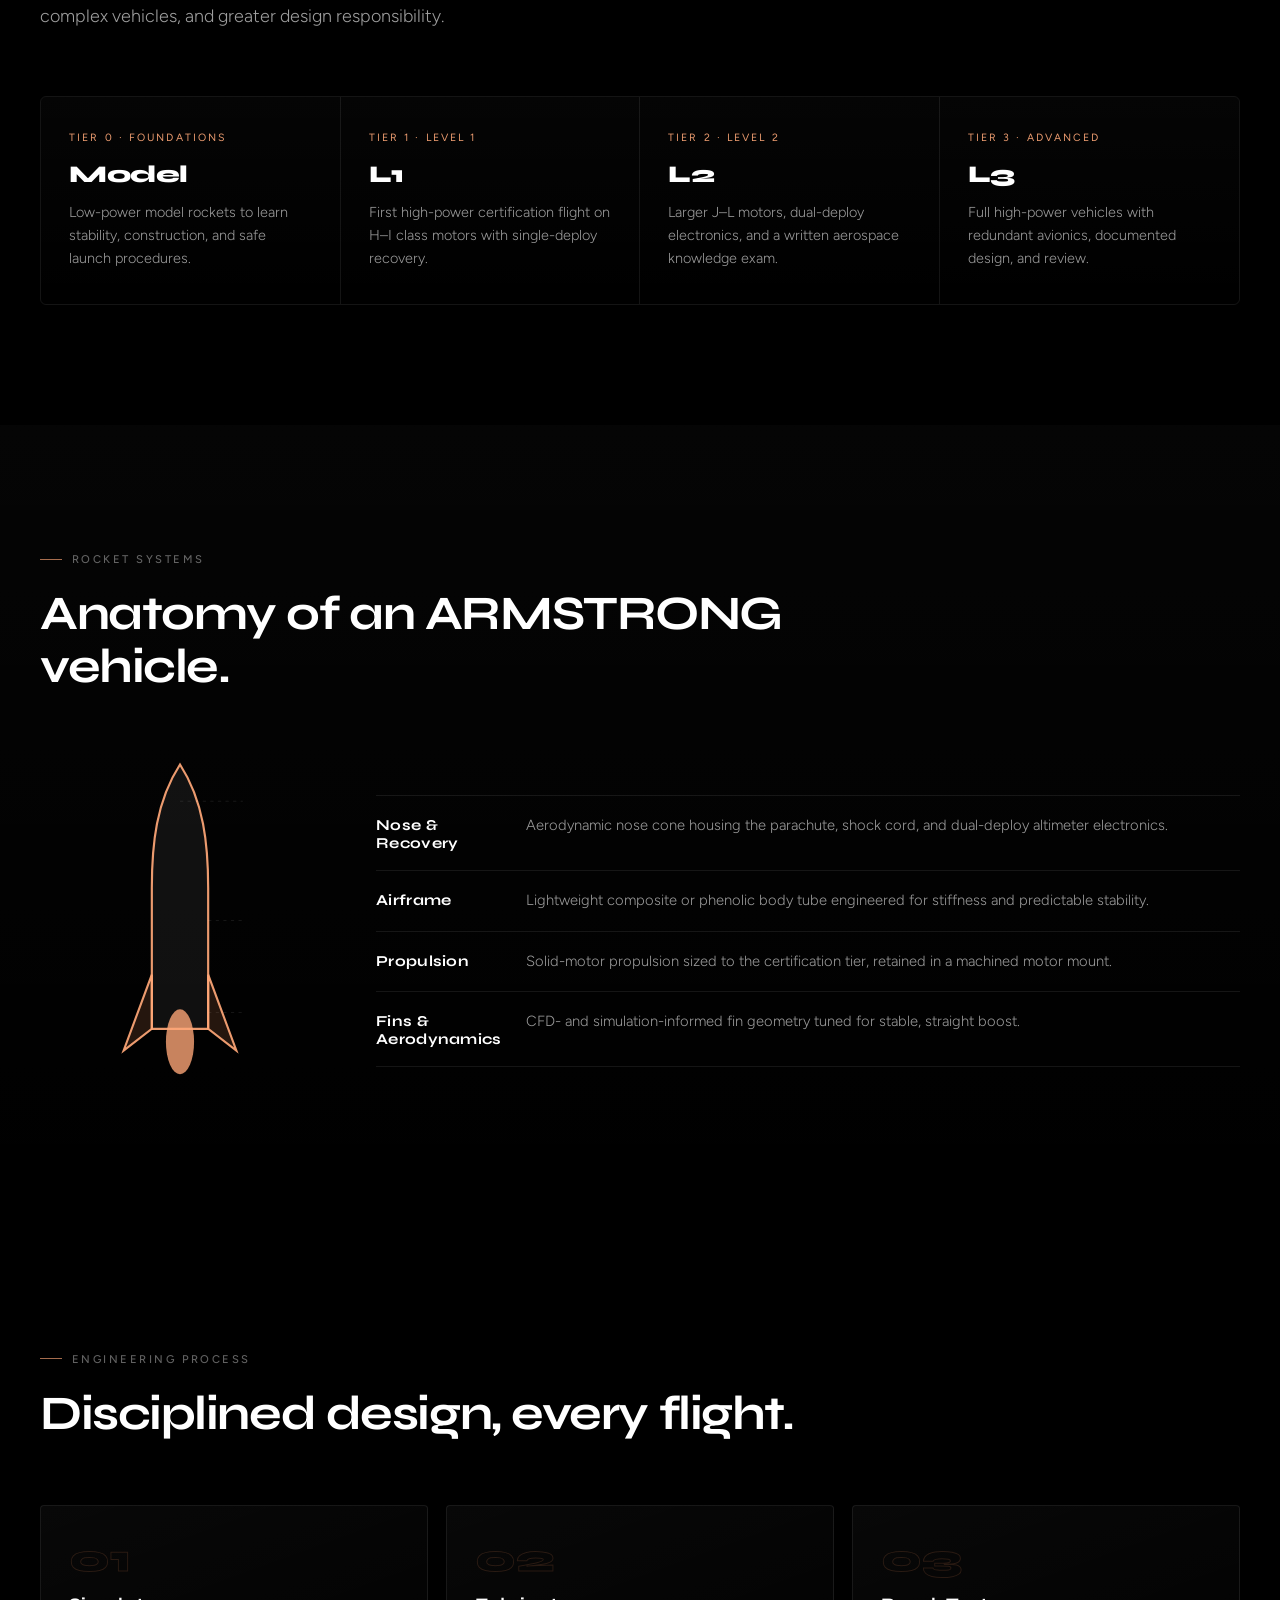
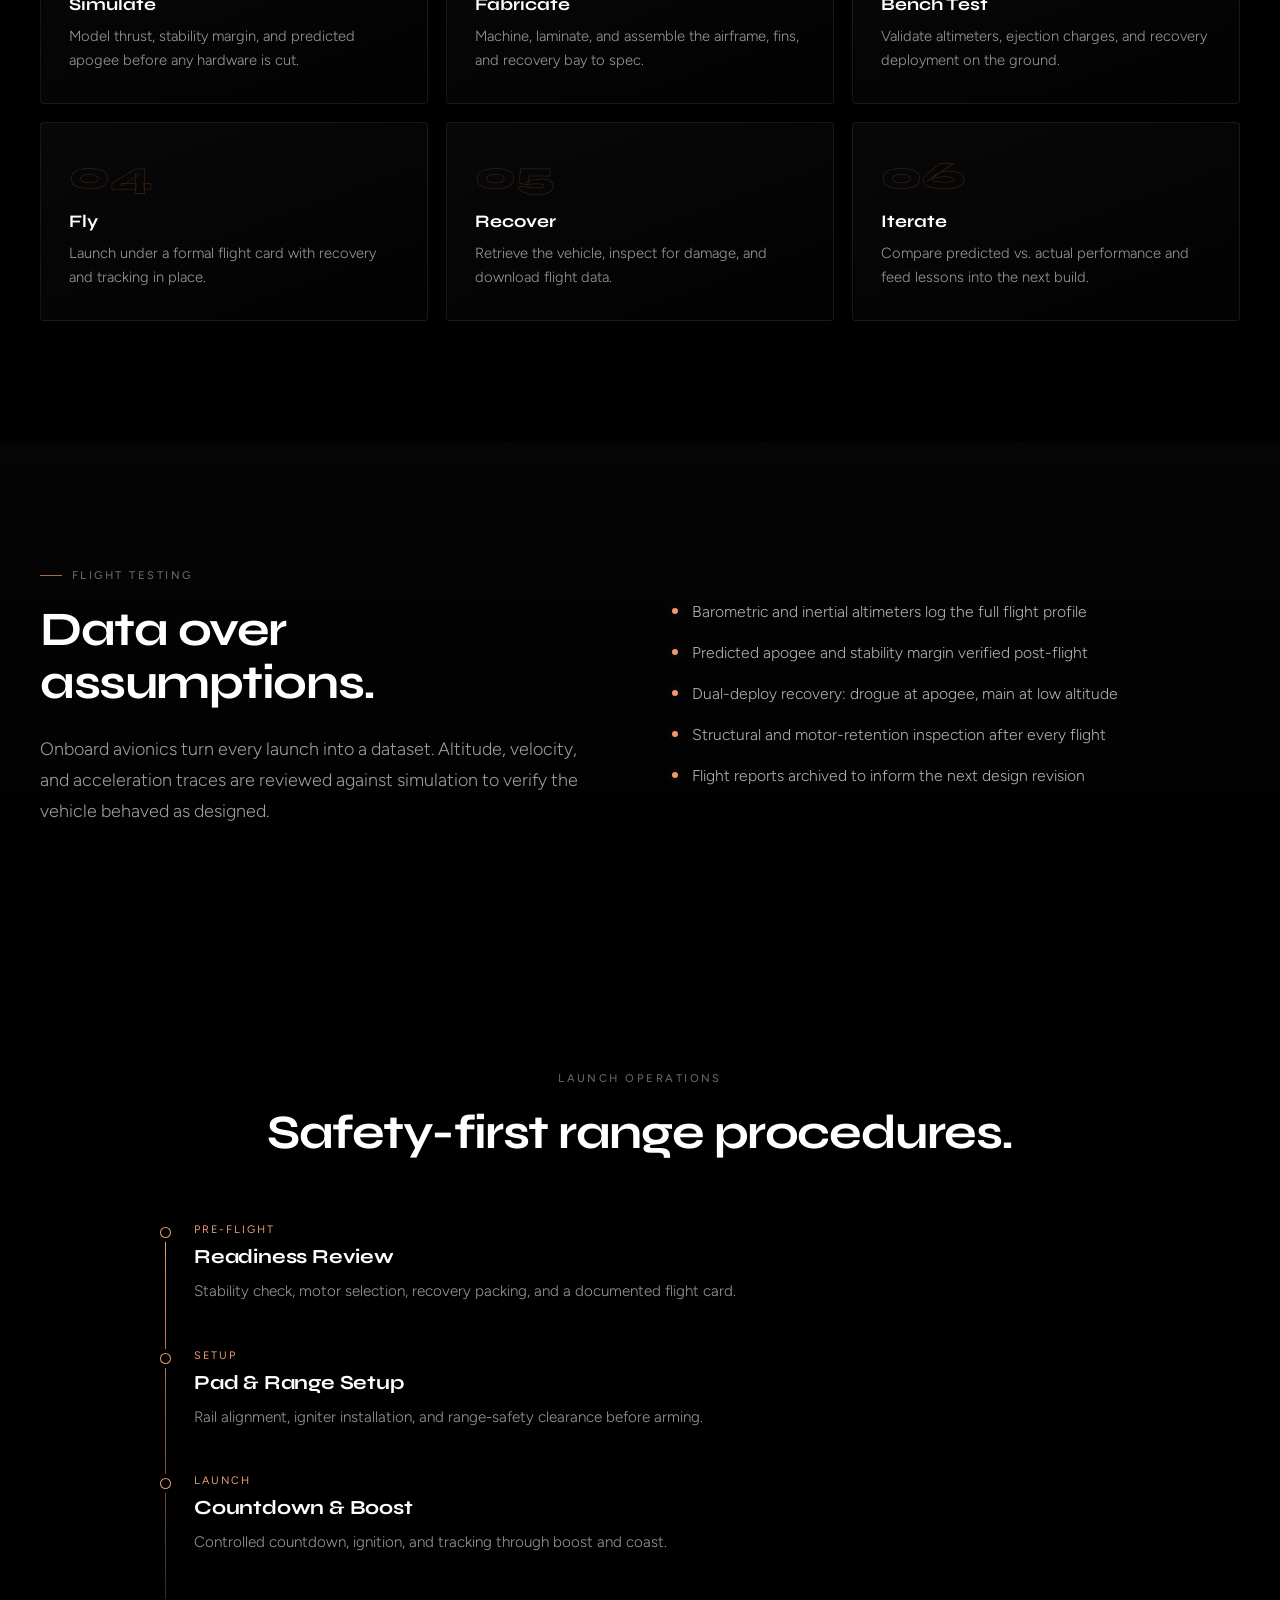
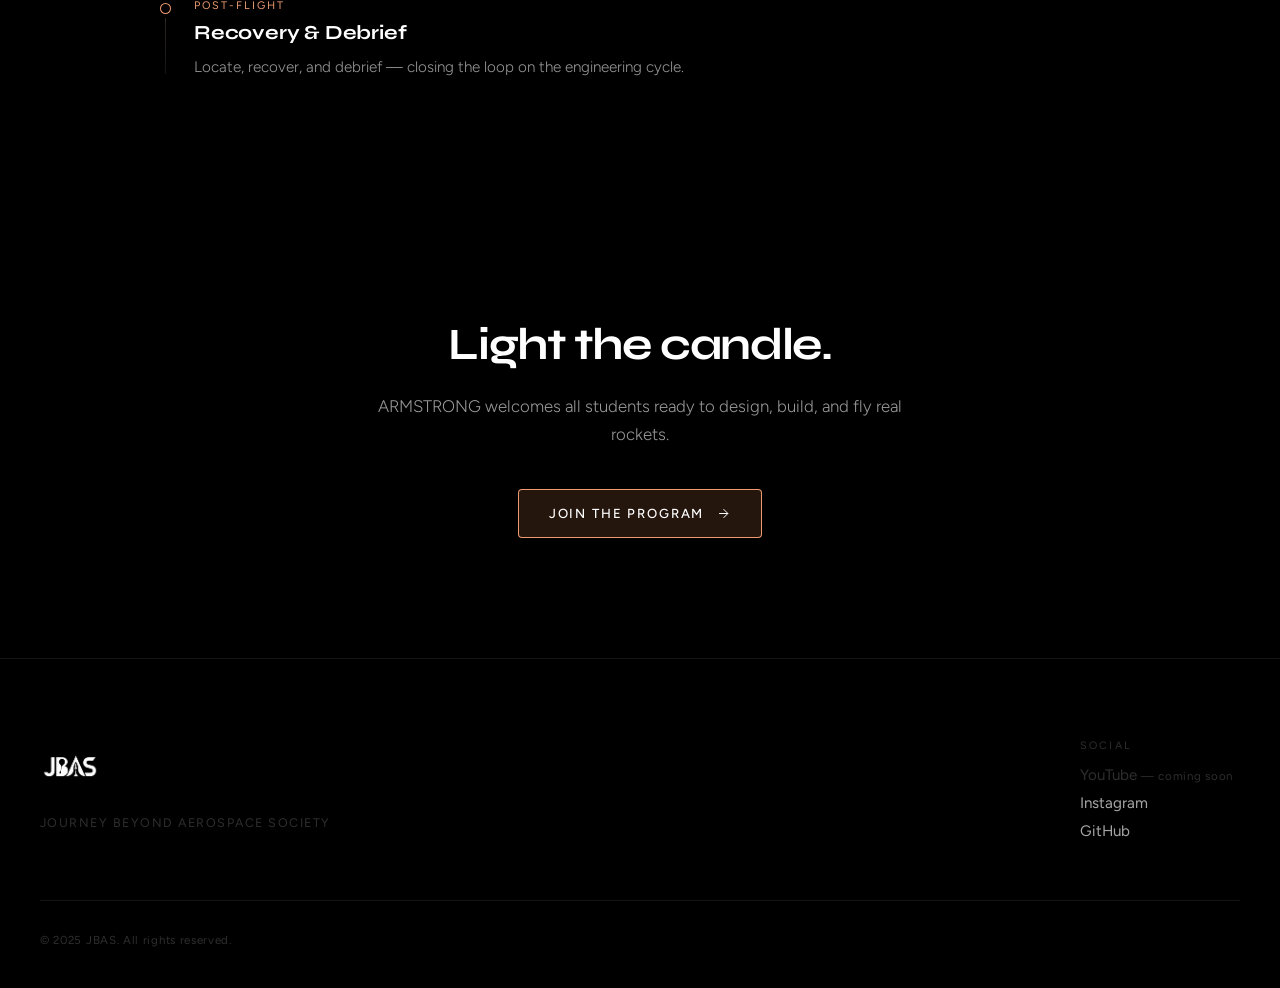
<file: armstrong.html>
<!DOCTYPE html>
<html lang="en">
<head>
  <meta charset="UTF-8" />
  <meta name="viewport" content="width=device-width, initial-scale=1.0" />
  <title>ARMSTRONG — Amateur Rocketry Program | JBAS</title>
  <meta name="description" content="ARMSTRONG is the JBAS amateur rocketry program — designing, building, and flight-testing high-power rockets through a structured certification pathway." />
  <link rel="preconnect" href="https://fonts.googleapis.com" />
  <link rel="preconnect" href="https://fonts.gstatic.com" crossorigin />
  <link href="https://fonts.googleapis.com/css2?family=Syne:wght@400;500;600;700;800&family=Figtree:wght@300;400;500;600&display=swap" rel="stylesheet" />
  <link rel="stylesheet" href="armstrong.css" />
</head>
<body>

  <div class="atmos" aria-hidden="true">
    <div class="atmos__noise"></div>
    <div class="atmos__glow atmos__glow--1"></div>
    <div class="atmos__glow atmos__glow--2"></div>
    <canvas class="atmos__stars" id="starsCanvas"></canvas>
  </div>

  <nav class="navbar" id="navbar" aria-label="Main navigation">
    <a class="navbar__logo" href="/" aria-label="JBAS — home">
      <img src="assets/jbas-logo.png" alt="JBAS Logo" height="42" />
    </a>
    <button class="navbar__hamburger" id="hamburgerBtn" aria-label="Open menu" aria-expanded="false">
      <span class="hamburger__line"></span>
      <span class="hamburger__line"></span>
    </button>
  </nav>

  <div class="menu-overlay" id="menuOverlay" aria-hidden="true"></div>
  <aside class="slide-menu" id="slideMenu" aria-hidden="true">
    <nav class="slide-menu__nav" aria-label="Programs">
      <a class="slide-menu__link" href="/stratos" tabindex="-1">STRATOS</a>
      <span class="slide-menu__link-sub">Weather Balloon</span>
      <a class="slide-menu__link is-current" href="/armstrong" tabindex="-1" aria-current="page">ARMSTRONG</a>
      <span class="slide-menu__link-sub">Rocketry</span>
      <a class="slide-menu__link" href="/aeromed" tabindex="-1">AEROMED</a>
      <span class="slide-menu__link-sub">UAV Logistics</span>
    </nav>
    <div class="slide-menu__section">
      <p class="slide-menu__heading">CONTACT</p>
      <a class="slide-menu__small-link" href="mailto:garrettrurik@gmail.com" tabindex="-1">garrettrurik@gmail.com</a>
    </div>
    <div class="slide-menu__section">
      <p class="slide-menu__heading">SOCIAL</p>
      <a class="slide-menu__small-link" href="https://github.com/ruricky" target="_blank" rel="noopener noreferrer" tabindex="-1">GitHub</a>
      <a class="slide-menu__small-link" href="https://www.instagram.com/jbas_cm/" target="_blank" rel="noopener noreferrer" tabindex="-1">Instagram</a>
      <span class="slide-menu__small-link slide-menu__small-link--muted">YouTube</span>
    </div>
  </aside>

  <!-- HERO -->
  <header class="page-hero" id="top">
    <div class="armstrong-hero__streak" aria-hidden="true"></div>
    <div id="heroParallax">
      <p class="page-hero__breadcrumb">
        <a href="/">JBAS</a><span class="sep">/</span><span class="current">ARMSTRONG</span>
      </p>
      <p class="page-hero__tag"><span class="dot"></span>Amateur Rocketry Program</p>
      <h1 class="page-hero__title">ARM<span class="stroke">STRONG</span></h1>
      <p class="page-hero__lead">
        ARMSTRONG is where engineering meets ignition. Members design, build, and fly progressively
        more capable rockets — mastering propulsion, aerodynamics, and recovery while working toward
        high-power certification through real flight testing.
      </p>
      <div class="page-hero__meta">
        <div><span class="m-val"><span data-count="3">0</span></span><span class="m-lab">Certification Levels</span></div>
        <div><span class="m-val">Mach <span data-count="1" data-decimals="0">0</span>+</span><span class="m-lab">Design Envelope</span></div>
        <div><span class="m-val"><span data-count="100">0</span>%</span><span class="m-lab">Student-Built</span></div>
        <div><span class="m-val">Iterate</span><span class="m-lab">Build · Fly · Refine</span></div>
      </div>
    </div>
  </header>

  <!-- MISSION OVERVIEW -->
  <section class="section section--alt" aria-label="Mission Overview">
    <div class="container split">
      <div>
        <p class="eyebrow reveal" data-reveal>Mission Overview</p>
        <h2 class="section__title reveal" data-reveal data-reveal-delay="1">Build a rocket. Fly it. Make the next one better.</h2>
      </div>
      <div>
        <p class="section__lead reveal" data-reveal data-reveal-delay="2" style="margin-top:0">
          ARMSTRONG runs on iteration. Every vehicle is a complete engineering problem — from
          propulsion and stability to recovery and structures — and every flight produces data that
          drives the next design.
        </p>
        <p class="section__lead reveal" data-reveal data-reveal-delay="3">
          Members progress from foundational model rockets toward high-power vehicles, building the
          analysis, fabrication, and flight-operations skills that define real aerospace work.
        </p>
      </div>
    </div>
  </section>

  <!-- PROGRAM PROGRESSION -->
  <section class="section" aria-label="Program Progression">
    <div class="container">
      <div class="section__head">
        <p class="eyebrow reveal" data-reveal>Program Progression</p>
        <h2 class="section__title reveal" data-reveal data-reveal-delay="1">A clear pathway to high-power certification.</h2>
        <p class="section__lead reveal" data-reveal data-reveal-delay="2">
          Members advance through defined tiers — each one unlocking larger motors, more complex
          vehicles, and greater design responsibility.
        </p>
      </div>
      <div class="ladder reveal" data-reveal data-reveal-delay="1">
        <div class="ladder__step">
          <p class="ladder__lvl">Tier 0 · Foundations</p>
          <h3 class="ladder__title">Model</h3>
          <p class="ladder__text">Low-power model rockets to learn stability, construction, and safe launch procedures.</p>
        </div>
        <div class="ladder__step">
          <p class="ladder__lvl">Tier 1 · Level 1</p>
          <h3 class="ladder__title">L1</h3>
          <p class="ladder__text">First high-power certification flight on H–I class motors with single-deploy recovery.</p>
        </div>
        <div class="ladder__step">
          <p class="ladder__lvl">Tier 2 · Level 2</p>
          <h3 class="ladder__title">L2</h3>
          <p class="ladder__text">Larger J–L motors, dual-deploy electronics, and a written aerospace knowledge exam.</p>
        </div>
        <div class="ladder__step">
          <p class="ladder__lvl">Tier 3 · Advanced</p>
          <h3 class="ladder__title">L3</h3>
          <p class="ladder__text">Full high-power vehicles with redundant avionics, documented design, and review.</p>
        </div>
      </div>
    </div>
  </section>

  <!-- ROCKET SYSTEMS -->
  <section class="section section--alt" aria-label="Rocket Systems">
    <div class="container">
      <div class="section__head">
        <p class="eyebrow reveal" data-reveal>Rocket Systems</p>
        <h2 class="section__title reveal" data-reveal data-reveal-delay="1">Anatomy of an ARMSTRONG vehicle.</h2>
      </div>
      <div class="rocket reveal" data-reveal data-reveal-delay="1">
        <div class="rocket__art">
          <svg class="rocket__svg" viewBox="0 0 120 320" role="img" aria-label="Rocket anatomy diagram">
            <path class="rocket__body" d="M60 6 C82 40 86 80 86 120 L86 250 L34 250 L34 120 C34 80 38 40 60 6 Z"/>
            <line class="rocket__line" x1="60" y1="40" x2="118" y2="40"/>
            <line class="rocket__line" x1="86" y1="150" x2="118" y2="150"/>
            <line class="rocket__line" x1="86" y1="235" x2="118" y2="235"/>
            <path class="rocket__fin" d="M34 200 L8 270 L34 250 Z"/>
            <path class="rocket__fin" d="M86 200 L112 270 L86 250 Z"/>
            <ellipse class="rocket__flame" cx="60" cy="262" rx="13" ry="30"/>
          </svg>
        </div>
        <dl class="rocket__callouts">
          <div class="rocket__callout"><dt>Nose &amp; Recovery</dt><dd>Aerodynamic nose cone housing the parachute, shock cord, and dual-deploy altimeter electronics.</dd></div>
          <div class="rocket__callout"><dt>Airframe</dt><dd>Lightweight composite or phenolic body tube engineered for stiffness and predictable stability.</dd></div>
          <div class="rocket__callout"><dt>Propulsion</dt><dd>Solid-motor propulsion sized to the certification tier, retained in a machined motor mount.</dd></div>
          <div class="rocket__callout"><dt>Fins &amp; Aerodynamics</dt><dd>CFD- and simulation-informed fin geometry tuned for stable, straight boost.</dd></div>
        </dl>
      </div>
    </div>
  </section>

  <!-- ENGINEERING PROCESS -->
  <section class="section" aria-label="Engineering Process">
    <div class="container">
      <div class="section__head">
        <p class="eyebrow reveal" data-reveal>Engineering Process</p>
        <h2 class="section__title reveal" data-reveal data-reveal-delay="1">Disciplined design, every flight.</h2>
      </div>
      <div class="process reveal" data-reveal data-reveal-delay="1">
        <article class="process__item"><h3 class="process__title">Simulate</h3><p class="process__text">Model thrust, stability margin, and predicted apogee before any hardware is cut.</p></article>
        <article class="process__item"><h3 class="process__title">Fabricate</h3><p class="process__text">Machine, laminate, and assemble the airframe, fins, and recovery bay to spec.</p></article>
        <article class="process__item"><h3 class="process__title">Bench Test</h3><p class="process__text">Validate altimeters, ejection charges, and recovery deployment on the ground.</p></article>
        <article class="process__item"><h3 class="process__title">Fly</h3><p class="process__text">Launch under a formal flight card with recovery and tracking in place.</p></article>
        <article class="process__item"><h3 class="process__title">Recover</h3><p class="process__text">Retrieve the vehicle, inspect for damage, and download flight data.</p></article>
        <article class="process__item"><h3 class="process__title">Iterate</h3><p class="process__text">Compare predicted vs. actual performance and feed lessons into the next build.</p></article>
      </div>
    </div>
  </section>

  <!-- FLIGHT TESTING -->
  <section class="section section--alt" aria-label="Flight Testing">
    <div class="container split">
      <div>
        <p class="eyebrow reveal" data-reveal>Flight Testing</p>
        <h2 class="section__title reveal" data-reveal data-reveal-delay="1">Data over assumptions.</h2>
        <p class="section__lead reveal" data-reveal data-reveal-delay="2" style="margin-top:24px">
          Onboard avionics turn every launch into a dataset. Altitude, velocity, and acceleration
          traces are reviewed against simulation to verify the vehicle behaved as designed.
        </p>
      </div>
      <ul class="checklist reveal" data-reveal data-reveal-delay="2">
        <li>Barometric and inertial altimeters log the full flight profile</li>
        <li>Predicted apogee and stability margin verified post-flight</li>
        <li>Dual-deploy recovery: drogue at apogee, main at low altitude</li>
        <li>Structural and motor-retention inspection after every flight</li>
        <li>Flight reports archived to inform the next design revision</li>
      </ul>
    </div>
  </section>

  <!-- LAUNCH OPERATIONS -->
  <section class="section" aria-label="Launch Operations">
    <div class="container container--narrow">
      <div class="section__head section__head--center">
        <p class="eyebrow reveal" data-reveal>Launch Operations</p>
        <h2 class="section__title reveal" data-reveal data-reveal-delay="1">Safety-first range procedures.</h2>
      </div>
      <div class="timeline reveal" data-reveal data-reveal-delay="1">
        <div class="timeline__item"><p class="timeline__phase">Pre-flight</p><h3 class="timeline__title">Readiness Review</h3><p class="timeline__text">Stability check, motor selection, recovery packing, and a documented flight card.</p></div>
        <div class="timeline__item"><p class="timeline__phase">Setup</p><h3 class="timeline__title">Pad &amp; Range Setup</h3><p class="timeline__text">Rail alignment, igniter installation, and range-safety clearance before arming.</p></div>
        <div class="timeline__item"><p class="timeline__phase">Launch</p><h3 class="timeline__title">Countdown &amp; Boost</h3><p class="timeline__text">Controlled countdown, ignition, and tracking through boost and coast.</p></div>
        <div class="timeline__item"><p class="timeline__phase">Post-flight</p><h3 class="timeline__title">Recovery &amp; Debrief</h3><p class="timeline__text">Locate, recover, and debrief — closing the loop on the engineering cycle.</p></div>
      </div>
    </div>
  </section>

  <!-- CTA -->
  <section class="cta" aria-label="Get involved">
    <div class="cta__inner">
      <h2 class="cta__title reveal" data-reveal>Light the candle.</h2>
      <p class="cta__text reveal" data-reveal data-reveal-delay="1">ARMSTRONG welcomes all students ready to design, build, and fly real rockets.</p>
      <a class="btn reveal" data-reveal data-reveal-delay="2" href="mailto:garrettrurik@gmail.com">
        Join the program
        <svg viewBox="0 0 24 24" fill="none" stroke="currentColor" stroke-width="1.6"><line x1="5" y1="12" x2="19" y2="12"/><polyline points="12,5 19,12 12,19"/></svg>
      </a>
    </div>
  </section>

  <footer class="footer">
    <div class="footer__inner">
      <div class="footer__left">
        <a href="/" aria-label="JBAS — home" class="footer__logo-link">
          <img src="assets/jbas-logo.png" alt="JBAS Logo" class="footer__logo" />
        </a>
        <p class="footer__tagline">Journey Beyond Aerospace Society</p>
      </div>
      <div class="footer__right">
        <p class="footer__heading">SOCIAL</p>
        <nav class="footer__links" aria-label="Social links">
          <span class="footer__link footer__link--muted">YouTube <span class="footer__soon">— coming soon</span></span>
          <a class="footer__link" href="https://www.instagram.com/jbas_cm/" target="_blank" rel="noopener noreferrer">Instagram</a>
          <a class="footer__link" href="https://github.com/ruricky" target="_blank" rel="noopener noreferrer">GitHub</a>
        </nav>
      </div>
    </div>
    <div class="footer__bottom">
      <span class="footer__copy">© 2025 JBAS. All rights reserved.</span>
    </div>
  </footer>

  <script src="armstrong.js"></script>
</body>
</html>
</file>
<file: aeromed.css>
/* =====================================================
   JBAS — SHARED PROGRAM-PAGE BASE
   Mirrors the homepage design system (tokens, navbar,
   slide menu, footer, atmospheric hero, reveal system).
   A per-page accent is injected via --prog-accent.
===================================================== */

:root {
  --color-bg:        #000000;
  --color-surface:   #0a0a0a;
  --color-border:    rgba(255,255,255,0.08);
  --color-white:     #ffffff;
  --color-grey:      rgba(255,255,255,0.38);
  --color-grey-dim:  rgba(255,255,255,0.18);
  --color-accent:    rgba(180,210,255,0.55);

  /* Per-page accent (overridden in each page CSS) */
  --prog-accent:      rgba(180,210,255,0.85);
  --prog-accent-soft: rgba(180,210,255,0.14);
  --prog-glow:        rgba(60,100,200,0.16);

  --font-display:    'Syne', sans-serif;
  --font-body:       'Figtree', sans-serif;

  --ease-out:        cubic-bezier(0.16, 1, 0.3, 1);
  --ease-inout:      cubic-bezier(0.65, 0, 0.35, 1);
  --ease-spring:     cubic-bezier(0.34, 1.56, 0.64, 1);

  --t-fast:   0.2s;
  --t-mid:    0.4s;
  --t-slow:   0.7s;
  --t-xslow:  1.1s;
}

*, *::before, *::after { margin: 0; padding: 0; box-sizing: border-box; }

html {
  scroll-behavior: smooth;
  font-size: 16px;
  -webkit-font-smoothing: antialiased;
  -moz-osx-font-smoothing: grayscale;
}

body {
  background: var(--color-bg);
  color: var(--color-white);
  font-family: var(--font-body);
  overflow-x: hidden;
  cursor: default;
}

a { color: inherit; text-decoration: none; }
img { display: block; max-width: 100%; }
button { background: none; border: none; cursor: pointer; color: inherit; font: inherit; padding: 0; }

.sr-only {
  position: absolute; width: 1px; height: 1px;
  padding: 0; margin: -1px; overflow: hidden;
  clip: rect(0,0,0,0); border: 0;
}

/* ---------------- NAVBAR ---------------- */
.navbar {
  position: fixed; top: 0; left: 0; right: 0;
  z-index: 300;
  display: flex; align-items: center; justify-content: space-between;
  padding: 0 40px; height: 72px;
  background: transparent;
  transform: translateZ(0);
  transition: background var(--t-mid) var(--ease-out),
              backdrop-filter var(--t-mid) var(--ease-out);
}
.navbar::after {
  content: ''; position: absolute; bottom: 0; left: 0; right: 0;
  height: 1px; background: var(--color-border);
  opacity: 0; transition: opacity var(--t-mid) var(--ease-out);
  pointer-events: none;
}
.navbar.scrolled {
  background: rgba(0,0,0,0.75);
  backdrop-filter: blur(20px) saturate(1.4);
  -webkit-backdrop-filter: blur(20px) saturate(1.4);
}
.navbar.scrolled::after { opacity: 1; }

.navbar__logo { display: flex; align-items: center; transition: opacity var(--t-fast) var(--ease-out); }
.navbar__logo:hover { opacity: 0.72; }
.navbar__logo img { height: 42px; width: auto; }

.navbar__hamburger {
  display: flex; flex-direction: column; justify-content: center; align-items: center;
  width: 40px; height: 40px; gap: 0; padding: 0; position: relative;
  transition: opacity var(--t-fast) var(--ease-out);
}
.navbar__hamburger:hover { opacity: 0.6; }
.hamburger__line {
  display: block; position: absolute; width: 26px; height: 1.5px;
  background: var(--color-white); border-radius: 1px;
  transform-origin: center center;
  transition: transform 0.3s cubic-bezier(0.4, 0, 0.2, 1);
}
.hamburger__line:nth-child(1) { transform: translateY(-5px); }
.hamburger__line:nth-child(2) { transform: translateY(5px); }
.navbar__hamburger.open .hamburger__line:nth-child(1) { transform: translateY(0) rotate(45deg); }
.navbar__hamburger.open .hamburger__line:nth-child(2) { transform: translateY(0) rotate(-45deg); }

/* ---------------- SLIDE MENU ---------------- */
.menu-overlay {
  position: fixed; top: 72px; bottom: 0; left: 0; right: 0;
  z-index: 100; background: rgba(0,0,0,0.55);
  backdrop-filter: blur(4px); -webkit-backdrop-filter: blur(4px);
  opacity: 0; pointer-events: none;
  transition: opacity var(--t-slow) var(--ease-out);
}
.menu-overlay.open { opacity: 1; pointer-events: all; }

.slide-menu {
  position: fixed; top: 72px; right: 0; z-index: 200;
  width: min(420px, 100vw); height: calc(100dvh - 72px);
  background: rgba(8,8,8,0.94);
  backdrop-filter: blur(40px) saturate(1.2);
  -webkit-backdrop-filter: blur(40px) saturate(1.2);
  border-left: 1px solid var(--color-border);
  display: flex; flex-direction: column;
  padding: 48px 48px 60px; gap: 48px;
  transform: translateX(100%);
  transition: transform 0.3s cubic-bezier(0.4, 0, 0.2, 1);
  overflow-y: auto;
}
.slide-menu.open { transform: translateX(0); }
.slide-menu__nav { display: flex; flex-direction: column; gap: 0; }
.slide-menu__link {
  font-family: var(--font-display);
  font-size: clamp(2rem, 5vw, 2.75rem);
  font-weight: 700; letter-spacing: -0.02em; line-height: 1.1;
  color: var(--color-white); opacity: 0.9;
  transition: opacity var(--t-fast); display: block; margin-top: 12px;
}
.slide-menu__link:hover { opacity: 0.45; }
.slide-menu__link.is-current { color: var(--prog-accent); opacity: 1; }
.slide-menu__link-sub {
  display: block; font-family: var(--font-body); font-size: 0.72rem;
  letter-spacing: 0.14em; text-transform: uppercase;
  color: var(--color-grey); margin-bottom: 20px; margin-left: 2px;
}
.slide-menu__section { display: flex; flex-direction: column; gap: 10px; }
.slide-menu__heading {
  font-family: var(--font-body); font-size: 0.67rem; letter-spacing: 0.2em;
  text-transform: uppercase; color: var(--color-grey-dim); margin-bottom: 4px;
}
.slide-menu__small-link {
  font-family: var(--font-body); font-size: 1rem; font-weight: 400;
  color: rgba(255,255,255,0.7); transition: color var(--t-fast);
  display: block; cursor: pointer;
}
.slide-menu__small-link:hover { color: var(--color-white); }
.slide-menu__small-link--muted { color: var(--color-grey-dim); cursor: default; }

/* ---------------- ATMOSPHERIC BACKDROP ---------------- */
.atmos { position: fixed; inset: 0; z-index: 0; overflow: hidden; pointer-events: none; }
.atmos__noise {
  position: absolute; inset: -50%; width: 200%; height: 200%; opacity: 0.028;
  background-image: url("data:image/svg+xml,%3Csvg viewBox='0 0 256 256' xmlns='http://www.w3.org/2000/svg'%3E%3Cfilter id='n'%3E%3CfeTurbulence type='fractalNoise' baseFrequency='0.9' numOctaves='4' stitchTiles='stitch'/%3E%3C/filter%3E%3Crect width='100%25' height='100%25' filter='url(%23n)'/%3E%3C/svg%3E");
  background-size: 256px 256px;
  animation: noiseShift 8s steps(2) infinite;
}
@keyframes noiseShift {
  0% { transform: translate(0,0); } 20% { transform: translate(-4%,-2%); }
  40% { transform: translate(3%,4%); } 60% { transform: translate(-2%,3%); }
  80% { transform: translate(4%,-3%); } 100% { transform: translate(0,0); }
}
.atmos__glow { position: absolute; border-radius: 50%; filter: blur(120px); }
.atmos__glow--1 {
  width: 50vw; height: 50vw; top: -12%; left: -10%;
  background: radial-gradient(circle, var(--prog-glow) 0%, transparent 70%);
  animation: glowDrift1 16s ease-in-out infinite alternate;
}
.atmos__glow--2 {
  width: 38vw; height: 38vw; top: 30%; right: -8%;
  background: radial-gradient(circle, rgba(100,60,180,0.10) 0%, transparent 70%);
  animation: glowDrift2 20s ease-in-out infinite alternate;
}
@keyframes glowDrift1 { from { transform: translate(0,0) scale(1); } to { transform: translate(8%,10%) scale(1.15); } }
@keyframes glowDrift2 { from { transform: translate(0,0) scale(1); } to { transform: translate(-10%,-8%) scale(1.2); } }
.atmos__stars { position: absolute; inset: 0; width: 100%; height: 100%; }

/* ---------------- PAGE HERO (sub-page) ---------------- */
.page-hero {
  position: relative; z-index: 1;
  min-height: 92dvh;
  display: flex; flex-direction: column; justify-content: center;
  padding: 140px 40px 90px;
  max-width: 1400px; margin: 0 auto;
  overflow: hidden;
}
.page-hero__breadcrumb {
  display: inline-flex; align-items: center; gap: 10px;
  font-family: var(--font-body); font-size: 0.72rem; font-weight: 500;
  letter-spacing: 0.2em; text-transform: uppercase; color: var(--color-grey);
  margin-bottom: 30px;
}
.page-hero__breadcrumb a { color: var(--color-grey); transition: color var(--t-fast); }
.page-hero__breadcrumb a:hover { color: var(--color-white); }
.page-hero__breadcrumb .sep { color: var(--color-grey-dim); }
.page-hero__breadcrumb .current { color: var(--prog-accent); }

.page-hero__tag {
  display: inline-flex; align-items: center; gap: 10px;
  font-family: var(--font-body); font-size: 0.68rem; font-weight: 500;
  letter-spacing: 0.22em; text-transform: uppercase; color: var(--color-grey);
  margin-bottom: 26px;
}
.page-hero__tag .dot {
  width: 6px; height: 6px; border-radius: 50%; background: var(--prog-accent);
  box-shadow: 0 0 12px 2px var(--prog-accent-soft);
}
.page-hero__title {
  font-family: var(--font-display);
  font-size: clamp(3.2rem, 12vw, 9rem);
  font-weight: 800; letter-spacing: -0.04em; line-height: 0.94;
  color: var(--color-white);
}
.page-hero__title .stroke {
  color: transparent;
  -webkit-text-stroke: 1px rgba(255,255,255,0.55);
}
.page-hero__lead {
  font-family: var(--font-body);
  font-size: clamp(1rem, 2vw, 1.3rem); font-weight: 300; line-height: 1.6;
  color: rgba(255,255,255,0.66); max-width: 56ch; margin-top: 30px;
}
.page-hero__meta {
  display: flex; flex-wrap: wrap; gap: 48px; margin-top: 56px;
  padding-top: 36px; border-top: 1px solid var(--color-border);
}
.page-hero__meta .m-val {
  display: block; font-family: var(--font-display);
  font-size: clamp(1.5rem, 3vw, 2.1rem); font-weight: 700;
  letter-spacing: -0.02em; color: var(--color-white);
}
.page-hero__meta .m-lab {
  display: block; font-family: var(--font-body); font-size: 0.7rem;
  letter-spacing: 0.16em; text-transform: uppercase; color: var(--color-grey);
  margin-top: 8px;
}

/* ---------------- GENERIC SECTION SYSTEM ---------------- */
.section { position: relative; z-index: 1; padding: 120px 40px; }
.section--tight { padding: 90px 40px; }
.section--alt { background: linear-gradient(180deg, rgba(255,255,255,0.018), transparent); }
.container { max-width: 1400px; margin: 0 auto; }
.container--narrow { max-width: 960px; }

.section__head { max-width: 760px; margin-bottom: 64px; }
.section__head--center { margin-left: auto; margin-right: auto; text-align: center; }
.eyebrow {
  display: inline-flex; align-items: center; gap: 10px;
  font-family: var(--font-body); font-size: 0.7rem; font-weight: 500;
  letter-spacing: 0.22em; text-transform: uppercase; color: var(--color-grey);
  margin-bottom: 22px;
}
.eyebrow::before {
  content: ''; width: 22px; height: 1px; background: var(--prog-accent); opacity: 0.7;
}
.section__head--center .eyebrow::before { display: none; }
.section__title {
  font-family: var(--font-display);
  font-size: clamp(1.8rem, 3.8vw, 3rem); font-weight: 700;
  letter-spacing: -0.03em; line-height: 1.1; color: var(--color-white);
}
.section__lead {
  font-family: var(--font-body);
  font-size: clamp(0.98rem, 1.4vw, 1.12rem); font-weight: 300;
  line-height: 1.72; color: rgba(255,255,255,0.62); margin-top: 24px; max-width: 60ch;
}
.section__head--center .section__lead { margin-left: auto; margin-right: auto; }

/* ---------------- FEATURE CARDS ---------------- */
.grid { display: grid; gap: 18px; }
.grid--2 { grid-template-columns: repeat(2, 1fr); }
.grid--3 { grid-template-columns: repeat(3, 1fr); }
.grid--4 { grid-template-columns: repeat(4, 1fr); }

.card {
  position: relative; border: 1px solid var(--color-border); border-radius: 4px;
  background: linear-gradient(160deg, rgba(255,255,255,0.035), rgba(255,255,255,0.01));
  padding: 32px 30px; overflow: hidden;
  transition: border-color var(--t-slow) var(--ease-out),
              transform var(--t-slow) var(--ease-out),
              background var(--t-slow) var(--ease-out);
}
.card::before {
  content: ''; position: absolute; top: 0; left: 0; right: 0; height: 1px;
  background: linear-gradient(to right, transparent, var(--prog-accent), transparent);
  transform: scaleX(0); transform-origin: left;
  transition: transform var(--t-xslow) var(--ease-out);
}
.card:hover {
  border-color: var(--prog-accent-soft);
  transform: translateY(-4px);
  background: linear-gradient(160deg, rgba(255,255,255,0.06), rgba(255,255,255,0.015));
}
.card:hover::before { transform: scaleX(1); }
.card__num {
  font-family: var(--font-body); font-size: 0.66rem; letter-spacing: 0.18em;
  color: var(--color-grey-dim); margin-bottom: 18px; display: block;
}
.card__title {
  font-family: var(--font-display); font-size: 1.15rem; font-weight: 700;
  letter-spacing: -0.01em; color: var(--color-white); margin-bottom: 12px;
}
.card__text {
  font-family: var(--font-body); font-size: 0.94rem; font-weight: 300;
  line-height: 1.66; color: rgba(255,255,255,0.6);
}
.card__icon {
  width: 40px; height: 40px; margin-bottom: 22px; color: var(--prog-accent);
}
.card__icon svg { width: 100%; height: 100%; }

/* ---------------- SPEC LIST ---------------- */
.spec {
  border-top: 1px solid var(--color-border);
}
.spec__row {
  display: grid; grid-template-columns: 200px 1fr; gap: 24px;
  padding: 22px 4px; border-bottom: 1px solid var(--color-border);
  align-items: baseline;
  transition: background var(--t-mid) var(--ease-out);
}
.spec__row:hover { background: rgba(255,255,255,0.02); }
.spec__key {
  font-family: var(--font-body); font-size: 0.72rem; letter-spacing: 0.16em;
  text-transform: uppercase; color: var(--prog-accent);
}
.spec__val {
  font-family: var(--font-body); font-size: 1rem; font-weight: 300;
  line-height: 1.6; color: rgba(255,255,255,0.78);
}
.spec__val strong { font-weight: 500; color: var(--color-white); }

/* ---------------- TIMELINE ---------------- */
.timeline { position: relative; padding-left: 34px; }
.timeline::before {
  content: ''; position: absolute; left: 5px; top: 6px; bottom: 6px; width: 1px;
  background: linear-gradient(to bottom, var(--prog-accent), var(--color-border));
}
.timeline__item { position: relative; padding-bottom: 44px; }
.timeline__item:last-child { padding-bottom: 0; }
.timeline__item::before {
  content: ''; position: absolute; left: -34px; top: 4px;
  width: 11px; height: 11px; border-radius: 50%;
  background: var(--color-bg); border: 1px solid var(--prog-accent);
  box-shadow: 0 0 0 4px rgba(0,0,0,1);
}
.timeline__phase {
  font-family: var(--font-body); font-size: 0.68rem; letter-spacing: 0.18em;
  text-transform: uppercase; color: var(--prog-accent); margin-bottom: 8px;
}
.timeline__title {
  font-family: var(--font-display); font-size: 1.25rem; font-weight: 700;
  color: var(--color-white); margin-bottom: 10px; letter-spacing: -0.01em;
}
.timeline__text {
  font-family: var(--font-body); font-size: 0.95rem; font-weight: 300;
  line-height: 1.66; color: rgba(255,255,255,0.6); max-width: 60ch;
}

/* ---------------- METRIC ROW ---------------- */
.metrics {
  display: grid; grid-template-columns: repeat(4, 1fr); gap: 18px;
}
.metric {
  border: 1px solid var(--color-border); border-radius: 4px; padding: 30px 26px;
  background: linear-gradient(160deg, rgba(255,255,255,0.03), rgba(255,255,255,0.008));
}
.metric__val {
  font-family: var(--font-display); font-size: clamp(1.8rem, 3.4vw, 2.6rem);
  font-weight: 700; letter-spacing: -0.02em; color: var(--color-white); line-height: 1;
}
.metric__lab {
  font-family: var(--font-body); font-size: 0.72rem; letter-spacing: 0.14em;
  text-transform: uppercase; color: var(--color-grey); margin-top: 12px; display: block;
}

/* ---------------- CHECK / FEATURE LIST ---------------- */
.checklist { display: flex; flex-direction: column; gap: 16px; }
.checklist li {
  list-style: none; display: flex; gap: 14px; align-items: flex-start;
  font-family: var(--font-body); font-size: 0.98rem; font-weight: 300;
  line-height: 1.6; color: rgba(255,255,255,0.7);
}
.checklist li::before {
  content: ''; flex: none; margin-top: 9px; width: 6px; height: 6px;
  border-radius: 50%; background: var(--prog-accent);
  box-shadow: 0 0 10px 1px var(--prog-accent-soft);
}

/* ---------------- CTA BAND ---------------- */
.cta {
  position: relative; z-index: 1; padding: 120px 40px; text-align: center; overflow: hidden;
}
.cta__inner { max-width: 760px; margin: 0 auto; }
.cta__title {
  font-family: var(--font-display); font-size: clamp(1.8rem, 4vw, 2.8rem);
  font-weight: 700; letter-spacing: -0.03em; line-height: 1.1; color: var(--color-white);
}
.cta__text {
  font-family: var(--font-body); font-size: 1.05rem; font-weight: 300; line-height: 1.7;
  color: rgba(255,255,255,0.6); margin: 22px auto 0; max-width: 52ch;
}
.btn {
  display: inline-flex; align-items: center; gap: 12px; margin-top: 40px;
  font-family: var(--font-body); font-size: 0.82rem; font-weight: 500;
  letter-spacing: 0.14em; text-transform: uppercase; color: var(--color-white);
  padding: 16px 30px; border: 1px solid var(--prog-accent);
  border-radius: 4px; background: var(--prog-accent-soft);
  transition: background var(--t-mid) var(--ease-out), transform var(--t-mid) var(--ease-out);
}
.btn:hover { background: var(--prog-accent); color: #000; transform: translateY(-2px); }
.btn svg { width: 15px; height: 15px; }

/* ---------------- REVEAL ---------------- */
.reveal { opacity: 0; transform: translateY(28px);
  transition: opacity 0.9s var(--ease-out), transform 0.9s var(--ease-out); }
.reveal.revealed { opacity: 1; transform: translateY(0); }

/* ---------------- FOOTER ---------------- */
.footer { position: relative; z-index: 1; padding: 80px 40px 40px; border-top: 1px solid var(--color-border); }
.footer__inner { display: flex; align-items: flex-start; justify-content: space-between; gap: 60px; max-width: 1400px; margin: 0 auto; }
.footer__logo-link { display: inline-block; transition: opacity var(--t-fast); }
.footer__logo-link:hover { opacity: 0.6; }
.footer__logo { height: 60px; width: auto; }
.footer__left { display: flex; flex-direction: column; gap: 16px; }
.footer__tagline {
  font-family: var(--font-body); font-size: 0.78rem; letter-spacing: 0.12em;
  text-transform: uppercase; color: var(--color-grey-dim);
}
.footer__right { display: flex; flex-direction: column; gap: 14px; min-width: 160px; }
.footer__heading {
  font-family: var(--font-body); font-size: 0.67rem; letter-spacing: 0.2em;
  text-transform: uppercase; color: var(--color-grey-dim);
}
.footer__links { display: flex; flex-direction: column; gap: 10px; }
.footer__link {
  font-family: var(--font-body); font-size: 0.95rem; color: rgba(255,255,255,0.65);
  transition: color var(--t-fast); cursor: pointer;
}
.footer__link:hover { color: var(--color-white); }
.footer__link--muted { color: var(--color-grey-dim); cursor: default; }
.footer__soon { font-size: 0.72rem; letter-spacing: 0.06em; color: var(--color-grey-dim); }
.footer__bottom { max-width: 1400px; margin: 60px auto 0; padding-top: 28px; border-top: 1px solid var(--color-border); }
.footer__copy { font-size: 0.72rem; color: var(--color-grey-dim); letter-spacing: 0.06em; }

/* ---------------- RESPONSIVE ---------------- */
@media (max-width: 900px) {
  .navbar { padding: 0 24px; }
  .page-hero { padding: 120px 24px 70px; }
  .section { padding: 84px 24px; }
  .section--tight { padding: 64px 24px; }
  .cta { padding: 90px 24px; }
  .grid--4 { grid-template-columns: repeat(2, 1fr); }
  .grid--3 { grid-template-columns: 1fr; }
  .grid--2 { grid-template-columns: 1fr; }
  .metrics { grid-template-columns: repeat(2, 1fr); }
  .spec__row { grid-template-columns: 1fr; gap: 6px; }
  .footer__inner { flex-direction: column; gap: 40px; }
  .footer { padding: 60px 24px 40px; }
  .page-hero__meta { gap: 32px; }
}
@media (max-width: 600px) {
  .menu-overlay { top: 72px; }
  .slide-menu { top: 72px; height: calc(100dvh - 72px); padding: 48px 32px 48px; }
  .slide-menu__link { font-size: clamp(1.7rem, 8vw, 2.4rem); }
  .grid--4 { grid-template-columns: 1fr; }
  .metrics { grid-template-columns: 1fr; }
}
@media (prefers-reduced-motion: reduce) {
  *, *::before, *::after {
    animation-duration: 0.001ms !important; animation-iteration-count: 1 !important;
    transition-duration: 0.001ms !important; scroll-behavior: auto !important;
  }
  .reveal { opacity: 1; transform: none; }
}
/* =====================================================
   AEROMED — Autonomous Medical UAV Logistics (flagship)
   Page-specific styling (extends _base.css)
===================================================== */

:root {
  --prog-accent:      rgba(120,222,205,0.92);
  --prog-accent-soft: rgba(120,222,205,0.14);
  --prog-glow:        rgba(40,150,140,0.16);
}

/* ---- Sticky telemetry sub-nav ---- */
.subnav {
  position: sticky; top: 72px; z-index: 90;
  background: rgba(0,0,0,0.6);
  backdrop-filter: blur(18px) saturate(1.3);
  -webkit-backdrop-filter: blur(18px) saturate(1.3);
  border-top: 1px solid var(--color-border);
  border-bottom: 1px solid var(--color-border);
}
.subnav__track {
  max-width: 1400px; margin: 0 auto; display: flex; gap: 4px;
  overflow-x: auto; padding: 0 40px; scrollbar-width: none;
}
.subnav__track::-webkit-scrollbar { display: none; }
.subnav__link {
  flex: none; position: relative; padding: 16px 6px; margin-right: 22px;
  font-family: var(--font-body); font-size: 0.74rem; font-weight: 500;
  letter-spacing: 0.1em; text-transform: uppercase;
  color: var(--color-grey); white-space: nowrap;
  transition: color var(--t-fast);
}
.subnav__link:hover { color: var(--color-white); }
.subnav__link.active { color: var(--prog-accent); }
.subnav__link.active::after {
  content: ''; position: absolute; left: 0; right: 22px; bottom: -1px; height: 2px;
  background: var(--prog-accent);
}
@media (max-width: 900px) { .subnav__track { padding: 0 24px; } }

/* ---- Hero flight-path motif ---- */
.aeromed-hero__path {
  position: absolute; inset: 0; width: 100%; height: 100%;
  pointer-events: none; opacity: 0.5;
}
.aeromed-hero__path path {
  fill: none; stroke: var(--prog-accent); stroke-width: 1.4;
  stroke-dasharray: 6 8; opacity: 0.5;
  animation: dash 18s linear infinite;
}
@keyframes dash { to { stroke-dashoffset: -280; } }
.aeromed-hero__path circle { fill: var(--prog-accent); }
.aeromed-hero__ping {
  transform-origin: center; transform-box: fill-box;
  animation: ping 3s ease-out infinite;
}
@keyframes ping { 0% { r: 3; opacity: 0.9; } 70%,100% { r: 16; opacity: 0; } }

.flagship-badge {
  display: inline-flex; align-items: center; gap: 8px;
  font-family: var(--font-body); font-size: 0.62rem; font-weight: 600;
  letter-spacing: 0.2em; text-transform: uppercase; color: var(--prog-accent);
  border: 1px solid var(--prog-accent-soft); border-radius: 999px;
  padding: 7px 14px; margin-bottom: 22px;
  background: var(--prog-accent-soft);
}

/* ---- System architecture diagram ---- */
.arch { display: grid; grid-template-columns: repeat(3, 1fr); gap: 0; position: relative; }
@media (max-width: 900px){ .arch { grid-template-columns: 1fr; } }
.arch__node {
  position: relative; border: 1px solid var(--color-border); margin: -0.5px;
  padding: 30px 26px; background: rgba(255,255,255,0.012);
  transition: background var(--t-mid) var(--ease-out), border-color var(--t-mid) var(--ease-out);
}
.arch__node:hover { background: rgba(120,222,205,0.04); border-color: var(--prog-accent-soft); }
.arch__tier {
  font-family: var(--font-body); font-size: 0.64rem; letter-spacing: 0.18em;
  text-transform: uppercase; color: var(--prog-accent); margin-bottom: 12px;
}
.arch__name { font-family: var(--font-display); font-size: 1.05rem; font-weight: 700; color: var(--color-white); margin-bottom: 8px; }
.arch__desc { font-family: var(--font-body); font-size: 0.88rem; font-weight: 300; line-height: 1.6; color: rgba(255,255,255,0.58); }

/* ---- Challenge / stat callout ---- */
.bigstat {
  display: grid; grid-template-columns: repeat(3,1fr); gap: 18px;
}
@media (max-width: 760px){ .bigstat { grid-template-columns: 1fr; } }
.bigstat__item {
  border-left: 1px solid var(--prog-accent-soft); padding: 6px 0 6px 24px;
}
.bigstat__val {
  font-family: var(--font-display); font-size: clamp(2.2rem, 5vw, 3.4rem);
  font-weight: 800; letter-spacing: -0.03em; color: var(--color-white); line-height: 1;
}
.bigstat__lab { font-family: var(--font-body); font-size: 0.9rem; font-weight: 300; line-height: 1.55; color: rgba(255,255,255,0.6); margin-top: 14px; }

/* ---- Two-column feature with aside ---- */
.split { display: grid; grid-template-columns: 1fr 1fr; gap: 64px; align-items: center; }
.split--wide { grid-template-columns: 0.8fr 1.2fr; }
@media (max-width: 900px){ .split, .split--wide { grid-template-columns: 1fr; gap: 40px; } }

/* ---- Region cards with coordinates ---- */
.regions { display: grid; grid-template-columns: repeat(3,1fr); gap: 18px; }
@media (max-width: 900px){ .regions { grid-template-columns: 1fr; } }
.region {
  border: 1px solid var(--color-border); border-radius: 4px; padding: 28px 26px;
  background: linear-gradient(160deg, rgba(255,255,255,0.03), rgba(255,255,255,0.008));
  transition: border-color var(--t-slow) var(--ease-out), transform var(--t-slow) var(--ease-out);
}
.region:hover { border-color: var(--prog-accent-soft); transform: translateY(-4px); }
.region__coord {
  font-family: var(--font-body); font-size: 0.66rem; letter-spacing: 0.14em;
  color: var(--prog-accent); margin-bottom: 14px;
}
.region__name { font-family: var(--font-display); font-size: 1.2rem; font-weight: 700; color: var(--color-white); margin-bottom: 10px; }
.region__text { font-family: var(--font-body); font-size: 0.9rem; font-weight: 300; line-height: 1.6; color: rgba(255,255,255,0.58); }

/* ---- Aircraft spec panel ---- */
.aircraft {
  border: 1px solid var(--color-border); border-radius: 6px; overflow: hidden;
  background: linear-gradient(180deg, rgba(40,90,85,0.10), rgba(255,255,255,0.005));
}
.aircraft__top { padding: 36px 36px 10px; }
.aircraft__name { font-family: var(--font-display); font-size: 1.4rem; font-weight: 800; color: var(--color-white); letter-spacing: -0.02em; }
.aircraft__tag { font-family: var(--font-body); font-size: 0.8rem; color: var(--prog-accent); letter-spacing: 0.08em; margin-top: 6px; }
.aircraft__specs { display: grid; grid-template-columns: repeat(4,1fr); }
@media (max-width: 760px){ .aircraft__specs { grid-template-columns: repeat(2,1fr); } }
.aircraft__spec { padding: 26px 28px; border-top: 1px solid var(--color-border); border-right: 1px solid var(--color-border); }
.aircraft__spec:last-child { border-right: none; }
.aircraft__spec .v { font-family: var(--font-display); font-size: 1.5rem; font-weight: 700; color: var(--color-white); letter-spacing: -0.02em; }
.aircraft__spec .l { font-family: var(--font-body); font-size: 0.68rem; letter-spacing: 0.14em; text-transform: uppercase; color: var(--color-grey); margin-top: 8px; display: block; }

/* ---- Impact band ---- */
.impact { display: grid; grid-template-columns: repeat(3,1fr); gap: 18px; }
@media (max-width: 760px){ .impact { grid-template-columns: 1fr; } }
</file>
<file: armstrong.css>
/* =====================================================
   JBAS — SHARED PROGRAM-PAGE BASE
   Mirrors the homepage design system (tokens, navbar,
   slide menu, footer, atmospheric hero, reveal system).
   A per-page accent is injected via --prog-accent.
===================================================== */

:root {
  --color-bg:        #000000;
  --color-surface:   #0a0a0a;
  --color-border:    rgba(255,255,255,0.08);
  --color-white:     #ffffff;
  --color-grey:      rgba(255,255,255,0.38);
  --color-grey-dim:  rgba(255,255,255,0.18);
  --color-accent:    rgba(180,210,255,0.55);

  /* Per-page accent (overridden in each page CSS) */
  --prog-accent:      rgba(180,210,255,0.85);
  --prog-accent-soft: rgba(180,210,255,0.14);
  --prog-glow:        rgba(60,100,200,0.16);

  --font-display:    'Syne', sans-serif;
  --font-body:       'Figtree', sans-serif;

  --ease-out:        cubic-bezier(0.16, 1, 0.3, 1);
  --ease-inout:      cubic-bezier(0.65, 0, 0.35, 1);
  --ease-spring:     cubic-bezier(0.34, 1.56, 0.64, 1);

  --t-fast:   0.2s;
  --t-mid:    0.4s;
  --t-slow:   0.7s;
  --t-xslow:  1.1s;
}

*, *::before, *::after { margin: 0; padding: 0; box-sizing: border-box; }

html {
  scroll-behavior: smooth;
  font-size: 16px;
  -webkit-font-smoothing: antialiased;
  -moz-osx-font-smoothing: grayscale;
}

body {
  background: var(--color-bg);
  color: var(--color-white);
  font-family: var(--font-body);
  overflow-x: hidden;
  cursor: default;
}

a { color: inherit; text-decoration: none; }
img { display: block; max-width: 100%; }
button { background: none; border: none; cursor: pointer; color: inherit; font: inherit; padding: 0; }

.sr-only {
  position: absolute; width: 1px; height: 1px;
  padding: 0; margin: -1px; overflow: hidden;
  clip: rect(0,0,0,0); border: 0;
}

/* ---------------- NAVBAR ---------------- */
.navbar {
  position: fixed; top: 0; left: 0; right: 0;
  z-index: 300;
  display: flex; align-items: center; justify-content: space-between;
  padding: 0 40px; height: 72px;
  background: transparent;
  transform: translateZ(0);
  transition: background var(--t-mid) var(--ease-out),
              backdrop-filter var(--t-mid) var(--ease-out);
}
.navbar::after {
  content: ''; position: absolute; bottom: 0; left: 0; right: 0;
  height: 1px; background: var(--color-border);
  opacity: 0; transition: opacity var(--t-mid) var(--ease-out);
  pointer-events: none;
}
.navbar.scrolled {
  background: rgba(0,0,0,0.75);
  backdrop-filter: blur(20px) saturate(1.4);
  -webkit-backdrop-filter: blur(20px) saturate(1.4);
}
.navbar.scrolled::after { opacity: 1; }

.navbar__logo { display: flex; align-items: center; transition: opacity var(--t-fast) var(--ease-out); }
.navbar__logo:hover { opacity: 0.72; }
.navbar__logo img { height: 42px; width: auto; }

.navbar__hamburger {
  display: flex; flex-direction: column; justify-content: center; align-items: center;
  width: 40px; height: 40px; gap: 0; padding: 0; position: relative;
  transition: opacity var(--t-fast) var(--ease-out);
}
.navbar__hamburger:hover { opacity: 0.6; }
.hamburger__line {
  display: block; position: absolute; width: 26px; height: 1.5px;
  background: var(--color-white); border-radius: 1px;
  transform-origin: center center;
  transition: transform 0.3s cubic-bezier(0.4, 0, 0.2, 1);
}
.hamburger__line:nth-child(1) { transform: translateY(-5px); }
.hamburger__line:nth-child(2) { transform: translateY(5px); }
.navbar__hamburger.open .hamburger__line:nth-child(1) { transform: translateY(0) rotate(45deg); }
.navbar__hamburger.open .hamburger__line:nth-child(2) { transform: translateY(0) rotate(-45deg); }

/* ---------------- SLIDE MENU ---------------- */
.menu-overlay {
  position: fixed; top: 72px; bottom: 0; left: 0; right: 0;
  z-index: 100; background: rgba(0,0,0,0.55);
  backdrop-filter: blur(4px); -webkit-backdrop-filter: blur(4px);
  opacity: 0; pointer-events: none;
  transition: opacity var(--t-slow) var(--ease-out);
}
.menu-overlay.open { opacity: 1; pointer-events: all; }

.slide-menu {
  position: fixed; top: 72px; right: 0; z-index: 200;
  width: min(420px, 100vw); height: calc(100dvh - 72px);
  background: rgba(8,8,8,0.94);
  backdrop-filter: blur(40px) saturate(1.2);
  -webkit-backdrop-filter: blur(40px) saturate(1.2);
  border-left: 1px solid var(--color-border);
  display: flex; flex-direction: column;
  padding: 48px 48px 60px; gap: 48px;
  transform: translateX(100%);
  transition: transform 0.3s cubic-bezier(0.4, 0, 0.2, 1);
  overflow-y: auto;
}
.slide-menu.open { transform: translateX(0); }
.slide-menu__nav { display: flex; flex-direction: column; gap: 0; }
.slide-menu__link {
  font-family: var(--font-display);
  font-size: clamp(2rem, 5vw, 2.75rem);
  font-weight: 700; letter-spacing: -0.02em; line-height: 1.1;
  color: var(--color-white); opacity: 0.9;
  transition: opacity var(--t-fast); display: block; margin-top: 12px;
}
.slide-menu__link:hover { opacity: 0.45; }
.slide-menu__link.is-current { color: var(--prog-accent); opacity: 1; }
.slide-menu__link-sub {
  display: block; font-family: var(--font-body); font-size: 0.72rem;
  letter-spacing: 0.14em; text-transform: uppercase;
  color: var(--color-grey); margin-bottom: 20px; margin-left: 2px;
}
.slide-menu__section { display: flex; flex-direction: column; gap: 10px; }
.slide-menu__heading {
  font-family: var(--font-body); font-size: 0.67rem; letter-spacing: 0.2em;
  text-transform: uppercase; color: var(--color-grey-dim); margin-bottom: 4px;
}
.slide-menu__small-link {
  font-family: var(--font-body); font-size: 1rem; font-weight: 400;
  color: rgba(255,255,255,0.7); transition: color var(--t-fast);
  display: block; cursor: pointer;
}
.slide-menu__small-link:hover { color: var(--color-white); }
.slide-menu__small-link--muted { color: var(--color-grey-dim); cursor: default; }

/* ---------------- ATMOSPHERIC BACKDROP ---------------- */
.atmos { position: fixed; inset: 0; z-index: 0; overflow: hidden; pointer-events: none; }
.atmos__noise {
  position: absolute; inset: -50%; width: 200%; height: 200%; opacity: 0.028;
  background-image: url("data:image/svg+xml,%3Csvg viewBox='0 0 256 256' xmlns='http://www.w3.org/2000/svg'%3E%3Cfilter id='n'%3E%3CfeTurbulence type='fractalNoise' baseFrequency='0.9' numOctaves='4' stitchTiles='stitch'/%3E%3C/filter%3E%3Crect width='100%25' height='100%25' filter='url(%23n)'/%3E%3C/svg%3E");
  background-size: 256px 256px;
  animation: noiseShift 8s steps(2) infinite;
}
@keyframes noiseShift {
  0% { transform: translate(0,0); } 20% { transform: translate(-4%,-2%); }
  40% { transform: translate(3%,4%); } 60% { transform: translate(-2%,3%); }
  80% { transform: translate(4%,-3%); } 100% { transform: translate(0,0); }
}
.atmos__glow { position: absolute; border-radius: 50%; filter: blur(120px); }
.atmos__glow--1 {
  width: 50vw; height: 50vw; top: -12%; left: -10%;
  background: radial-gradient(circle, var(--prog-glow) 0%, transparent 70%);
  animation: glowDrift1 16s ease-in-out infinite alternate;
}
.atmos__glow--2 {
  width: 38vw; height: 38vw; top: 30%; right: -8%;
  background: radial-gradient(circle, rgba(100,60,180,0.10) 0%, transparent 70%);
  animation: glowDrift2 20s ease-in-out infinite alternate;
}
@keyframes glowDrift1 { from { transform: translate(0,0) scale(1); } to { transform: translate(8%,10%) scale(1.15); } }
@keyframes glowDrift2 { from { transform: translate(0,0) scale(1); } to { transform: translate(-10%,-8%) scale(1.2); } }
.atmos__stars { position: absolute; inset: 0; width: 100%; height: 100%; }

/* ---------------- PAGE HERO (sub-page) ---------------- */
.page-hero {
  position: relative; z-index: 1;
  min-height: 92dvh;
  display: flex; flex-direction: column; justify-content: center;
  padding: 140px 40px 90px;
  max-width: 1400px; margin: 0 auto;
  overflow: hidden;
}
.page-hero__breadcrumb {
  display: inline-flex; align-items: center; gap: 10px;
  font-family: var(--font-body); font-size: 0.72rem; font-weight: 500;
  letter-spacing: 0.2em; text-transform: uppercase; color: var(--color-grey);
  margin-bottom: 30px;
}
.page-hero__breadcrumb a { color: var(--color-grey); transition: color var(--t-fast); }
.page-hero__breadcrumb a:hover { color: var(--color-white); }
.page-hero__breadcrumb .sep { color: var(--color-grey-dim); }
.page-hero__breadcrumb .current { color: var(--prog-accent); }

.page-hero__tag {
  display: inline-flex; align-items: center; gap: 10px;
  font-family: var(--font-body); font-size: 0.68rem; font-weight: 500;
  letter-spacing: 0.22em; text-transform: uppercase; color: var(--color-grey);
  margin-bottom: 26px;
}
.page-hero__tag .dot {
  width: 6px; height: 6px; border-radius: 50%; background: var(--prog-accent);
  box-shadow: 0 0 12px 2px var(--prog-accent-soft);
}
.page-hero__title {
  font-family: var(--font-display);
  font-size: clamp(3.2rem, 12vw, 9rem);
  font-weight: 800; letter-spacing: -0.04em; line-height: 0.94;
  color: var(--color-white);
}
.page-hero__title .stroke {
  color: transparent;
  -webkit-text-stroke: 1px rgba(255,255,255,0.55);
}
.page-hero__lead {
  font-family: var(--font-body);
  font-size: clamp(1rem, 2vw, 1.3rem); font-weight: 300; line-height: 1.6;
  color: rgba(255,255,255,0.66); max-width: 56ch; margin-top: 30px;
}
.page-hero__meta {
  display: flex; flex-wrap: wrap; gap: 48px; margin-top: 56px;
  padding-top: 36px; border-top: 1px solid var(--color-border);
}
.page-hero__meta .m-val {
  display: block; font-family: var(--font-display);
  font-size: clamp(1.5rem, 3vw, 2.1rem); font-weight: 700;
  letter-spacing: -0.02em; color: var(--color-white);
}
.page-hero__meta .m-lab {
  display: block; font-family: var(--font-body); font-size: 0.7rem;
  letter-spacing: 0.16em; text-transform: uppercase; color: var(--color-grey);
  margin-top: 8px;
}

/* ---------------- GENERIC SECTION SYSTEM ---------------- */
.section { position: relative; z-index: 1; padding: 120px 40px; }
.section--tight { padding: 90px 40px; }
.section--alt { background: linear-gradient(180deg, rgba(255,255,255,0.018), transparent); }
.container { max-width: 1400px; margin: 0 auto; }
.container--narrow { max-width: 960px; }

.section__head { max-width: 760px; margin-bottom: 64px; }
.section__head--center { margin-left: auto; margin-right: auto; text-align: center; }
.eyebrow {
  display: inline-flex; align-items: center; gap: 10px;
  font-family: var(--font-body); font-size: 0.7rem; font-weight: 500;
  letter-spacing: 0.22em; text-transform: uppercase; color: var(--color-grey);
  margin-bottom: 22px;
}
.eyebrow::before {
  content: ''; width: 22px; height: 1px; background: var(--prog-accent); opacity: 0.7;
}
.section__head--center .eyebrow::before { display: none; }
.section__title {
  font-family: var(--font-display);
  font-size: clamp(1.8rem, 3.8vw, 3rem); font-weight: 700;
  letter-spacing: -0.03em; line-height: 1.1; color: var(--color-white);
}
.section__lead {
  font-family: var(--font-body);
  font-size: clamp(0.98rem, 1.4vw, 1.12rem); font-weight: 300;
  line-height: 1.72; color: rgba(255,255,255,0.62); margin-top: 24px; max-width: 60ch;
}
.section__head--center .section__lead { margin-left: auto; margin-right: auto; }

/* ---------------- FEATURE CARDS ---------------- */
.grid { display: grid; gap: 18px; }
.grid--2 { grid-template-columns: repeat(2, 1fr); }
.grid--3 { grid-template-columns: repeat(3, 1fr); }
.grid--4 { grid-template-columns: repeat(4, 1fr); }

.card {
  position: relative; border: 1px solid var(--color-border); border-radius: 4px;
  background: linear-gradient(160deg, rgba(255,255,255,0.035), rgba(255,255,255,0.01));
  padding: 32px 30px; overflow: hidden;
  transition: border-color var(--t-slow) var(--ease-out),
              transform var(--t-slow) var(--ease-out),
              background var(--t-slow) var(--ease-out);
}
.card::before {
  content: ''; position: absolute; top: 0; left: 0; right: 0; height: 1px;
  background: linear-gradient(to right, transparent, var(--prog-accent), transparent);
  transform: scaleX(0); transform-origin: left;
  transition: transform var(--t-xslow) var(--ease-out);
}
.card:hover {
  border-color: var(--prog-accent-soft);
  transform: translateY(-4px);
  background: linear-gradient(160deg, rgba(255,255,255,0.06), rgba(255,255,255,0.015));
}
.card:hover::before { transform: scaleX(1); }
.card__num {
  font-family: var(--font-body); font-size: 0.66rem; letter-spacing: 0.18em;
  color: var(--color-grey-dim); margin-bottom: 18px; display: block;
}
.card__title {
  font-family: var(--font-display); font-size: 1.15rem; font-weight: 700;
  letter-spacing: -0.01em; color: var(--color-white); margin-bottom: 12px;
}
.card__text {
  font-family: var(--font-body); font-size: 0.94rem; font-weight: 300;
  line-height: 1.66; color: rgba(255,255,255,0.6);
}
.card__icon {
  width: 40px; height: 40px; margin-bottom: 22px; color: var(--prog-accent);
}
.card__icon svg { width: 100%; height: 100%; }

/* ---------------- SPEC LIST ---------------- */
.spec {
  border-top: 1px solid var(--color-border);
}
.spec__row {
  display: grid; grid-template-columns: 200px 1fr; gap: 24px;
  padding: 22px 4px; border-bottom: 1px solid var(--color-border);
  align-items: baseline;
  transition: background var(--t-mid) var(--ease-out);
}
.spec__row:hover { background: rgba(255,255,255,0.02); }
.spec__key {
  font-family: var(--font-body); font-size: 0.72rem; letter-spacing: 0.16em;
  text-transform: uppercase; color: var(--prog-accent);
}
.spec__val {
  font-family: var(--font-body); font-size: 1rem; font-weight: 300;
  line-height: 1.6; color: rgba(255,255,255,0.78);
}
.spec__val strong { font-weight: 500; color: var(--color-white); }

/* ---------------- TIMELINE ---------------- */
.timeline { position: relative; padding-left: 34px; }
.timeline::before {
  content: ''; position: absolute; left: 5px; top: 6px; bottom: 6px; width: 1px;
  background: linear-gradient(to bottom, var(--prog-accent), var(--color-border));
}
.timeline__item { position: relative; padding-bottom: 44px; }
.timeline__item:last-child { padding-bottom: 0; }
.timeline__item::before {
  content: ''; position: absolute; left: -34px; top: 4px;
  width: 11px; height: 11px; border-radius: 50%;
  background: var(--color-bg); border: 1px solid var(--prog-accent);
  box-shadow: 0 0 0 4px rgba(0,0,0,1);
}
.timeline__phase {
  font-family: var(--font-body); font-size: 0.68rem; letter-spacing: 0.18em;
  text-transform: uppercase; color: var(--prog-accent); margin-bottom: 8px;
}
.timeline__title {
  font-family: var(--font-display); font-size: 1.25rem; font-weight: 700;
  color: var(--color-white); margin-bottom: 10px; letter-spacing: -0.01em;
}
.timeline__text {
  font-family: var(--font-body); font-size: 0.95rem; font-weight: 300;
  line-height: 1.66; color: rgba(255,255,255,0.6); max-width: 60ch;
}

/* ---------------- METRIC ROW ---------------- */
.metrics {
  display: grid; grid-template-columns: repeat(4, 1fr); gap: 18px;
}
.metric {
  border: 1px solid var(--color-border); border-radius: 4px; padding: 30px 26px;
  background: linear-gradient(160deg, rgba(255,255,255,0.03), rgba(255,255,255,0.008));
}
.metric__val {
  font-family: var(--font-display); font-size: clamp(1.8rem, 3.4vw, 2.6rem);
  font-weight: 700; letter-spacing: -0.02em; color: var(--color-white); line-height: 1;
}
.metric__lab {
  font-family: var(--font-body); font-size: 0.72rem; letter-spacing: 0.14em;
  text-transform: uppercase; color: var(--color-grey); margin-top: 12px; display: block;
}

/* ---------------- CHECK / FEATURE LIST ---------------- */
.checklist { display: flex; flex-direction: column; gap: 16px; }
.checklist li {
  list-style: none; display: flex; gap: 14px; align-items: flex-start;
  font-family: var(--font-body); font-size: 0.98rem; font-weight: 300;
  line-height: 1.6; color: rgba(255,255,255,0.7);
}
.checklist li::before {
  content: ''; flex: none; margin-top: 9px; width: 6px; height: 6px;
  border-radius: 50%; background: var(--prog-accent);
  box-shadow: 0 0 10px 1px var(--prog-accent-soft);
}

/* ---------------- CTA BAND ---------------- */
.cta {
  position: relative; z-index: 1; padding: 120px 40px; text-align: center; overflow: hidden;
}
.cta__inner { max-width: 760px; margin: 0 auto; }
.cta__title {
  font-family: var(--font-display); font-size: clamp(1.8rem, 4vw, 2.8rem);
  font-weight: 700; letter-spacing: -0.03em; line-height: 1.1; color: var(--color-white);
}
.cta__text {
  font-family: var(--font-body); font-size: 1.05rem; font-weight: 300; line-height: 1.7;
  color: rgba(255,255,255,0.6); margin: 22px auto 0; max-width: 52ch;
}
.btn {
  display: inline-flex; align-items: center; gap: 12px; margin-top: 40px;
  font-family: var(--font-body); font-size: 0.82rem; font-weight: 500;
  letter-spacing: 0.14em; text-transform: uppercase; color: var(--color-white);
  padding: 16px 30px; border: 1px solid var(--prog-accent);
  border-radius: 4px; background: var(--prog-accent-soft);
  transition: background var(--t-mid) var(--ease-out), transform var(--t-mid) var(--ease-out);
}
.btn:hover { background: var(--prog-accent); color: #000; transform: translateY(-2px); }
.btn svg { width: 15px; height: 15px; }

/* ---------------- REVEAL ---------------- */
.reveal { opacity: 0; transform: translateY(28px);
  transition: opacity 0.9s var(--ease-out), transform 0.9s var(--ease-out); }
.reveal.revealed { opacity: 1; transform: translateY(0); }

/* ---------------- FOOTER ---------------- */
.footer { position: relative; z-index: 1; padding: 80px 40px 40px; border-top: 1px solid var(--color-border); }
.footer__inner { display: flex; align-items: flex-start; justify-content: space-between; gap: 60px; max-width: 1400px; margin: 0 auto; }
.footer__logo-link { display: inline-block; transition: opacity var(--t-fast); }
.footer__logo-link:hover { opacity: 0.6; }
.footer__logo { height: 60px; width: auto; }
.footer__left { display: flex; flex-direction: column; gap: 16px; }
.footer__tagline {
  font-family: var(--font-body); font-size: 0.78rem; letter-spacing: 0.12em;
  text-transform: uppercase; color: var(--color-grey-dim);
}
.footer__right { display: flex; flex-direction: column; gap: 14px; min-width: 160px; }
.footer__heading {
  font-family: var(--font-body); font-size: 0.67rem; letter-spacing: 0.2em;
  text-transform: uppercase; color: var(--color-grey-dim);
}
.footer__links { display: flex; flex-direction: column; gap: 10px; }
.footer__link {
  font-family: var(--font-body); font-size: 0.95rem; color: rgba(255,255,255,0.65);
  transition: color var(--t-fast); cursor: pointer;
}
.footer__link:hover { color: var(--color-white); }
.footer__link--muted { color: var(--color-grey-dim); cursor: default; }
.footer__soon { font-size: 0.72rem; letter-spacing: 0.06em; color: var(--color-grey-dim); }
.footer__bottom { max-width: 1400px; margin: 60px auto 0; padding-top: 28px; border-top: 1px solid var(--color-border); }
.footer__copy { font-size: 0.72rem; color: var(--color-grey-dim); letter-spacing: 0.06em; }

/* ---------------- RESPONSIVE ---------------- */
@media (max-width: 900px) {
  .navbar { padding: 0 24px; }
  .page-hero { padding: 120px 24px 70px; }
  .section { padding: 84px 24px; }
  .section--tight { padding: 64px 24px; }
  .cta { padding: 90px 24px; }
  .grid--4 { grid-template-columns: repeat(2, 1fr); }
  .grid--3 { grid-template-columns: 1fr; }
  .grid--2 { grid-template-columns: 1fr; }
  .metrics { grid-template-columns: repeat(2, 1fr); }
  .spec__row { grid-template-columns: 1fr; gap: 6px; }
  .footer__inner { flex-direction: column; gap: 40px; }
  .footer { padding: 60px 24px 40px; }
  .page-hero__meta { gap: 32px; }
}
@media (max-width: 600px) {
  .menu-overlay { top: 72px; }
  .slide-menu { top: 72px; height: calc(100dvh - 72px); padding: 48px 32px 48px; }
  .slide-menu__link { font-size: clamp(1.7rem, 8vw, 2.4rem); }
  .grid--4 { grid-template-columns: 1fr; }
  .metrics { grid-template-columns: 1fr; }
}
@media (prefers-reduced-motion: reduce) {
  *, *::before, *::after {
    animation-duration: 0.001ms !important; animation-iteration-count: 1 !important;
    transition-duration: 0.001ms !important; scroll-behavior: auto !important;
  }
  .reveal { opacity: 1; transform: none; }
}
/* =====================================================
   ARMSTRONG — Amateur Rocketry Program
   Page-specific styling (extends _base.css)
===================================================== */

:root {
  --prog-accent:      rgba(255,168,120,0.92);
  --prog-accent-soft: rgba(255,150,90,0.14);
  --prog-glow:        rgba(210,90,50,0.16);
}

/* Hero launch-streak motif */
.armstrong-hero__streak {
  position: absolute; left: 0; right: 0; bottom: 0; height: 60%;
  background: linear-gradient(to top, var(--prog-accent-soft), transparent);
  -webkit-mask-image: repeating-linear-gradient(90deg, #000 0 1px, transparent 1px 64px);
  mask-image: repeating-linear-gradient(90deg, #000 0 1px, transparent 1px 64px);
  opacity: 0.5; pointer-events: none;
}

/* ---- Rocket anatomy diagram ---- */
.rocket {
  display: grid; grid-template-columns: 280px 1fr; gap: 56px; align-items: center;
}
@media (max-width: 900px) { .rocket { grid-template-columns: 1fr; gap: 36px; } }

.rocket__art {
  position: relative; display: flex; justify-content: center;
}
.rocket__svg { width: 130px; height: auto; overflow: visible; }
.rocket__body { fill: rgba(255,255,255,0.06); stroke: var(--prog-accent); stroke-width: 2; }
.rocket__fin { fill: var(--prog-accent-soft); stroke: var(--prog-accent); stroke-width: 2; }
.rocket__line { stroke: var(--color-border); stroke-width: 1; stroke-dasharray: 3 4; }
.rocket__flame { fill: var(--prog-accent); opacity: 0.85; transform-origin: center top; animation: flameFlicker 0.9s ease-in-out infinite alternate; }
@keyframes flameFlicker { from { transform: scaleY(0.85); opacity: 0.7; } to { transform: scaleY(1.1); opacity: 0.95; } }

.rocket__callouts { display: flex; flex-direction: column; gap: 0; }
.rocket__callout {
  display: grid; grid-template-columns: 130px 1fr; gap: 20px; align-items: baseline;
  padding: 18px 0; border-bottom: 1px solid var(--color-border);
}
.rocket__callout:first-child { border-top: 1px solid var(--color-border); }
.rocket__callout dt {
  font-family: var(--font-display); font-size: 0.95rem; font-weight: 700;
  letter-spacing: 0.02em; color: var(--color-white);
}
.rocket__callout dd {
  font-family: var(--font-body); font-size: 0.92rem; font-weight: 300;
  line-height: 1.6; color: rgba(255,255,255,0.6);
}

/* ---- Certification progression ladder ---- */
.ladder {
  display: grid; grid-template-columns: repeat(4, 1fr); gap: 0;
  border: 1px solid var(--color-border); border-radius: 6px; overflow: hidden;
}
@media (max-width: 760px) { .ladder { grid-template-columns: 1fr; } }
.ladder__step {
  position: relative; padding: 34px 28px;
  border-right: 1px solid var(--color-border);
  background: linear-gradient(180deg, rgba(255,255,255,0.02), transparent);
  transition: background var(--t-mid) var(--ease-out);
}
.ladder__step:last-child { border-right: none; }
@media (max-width: 760px) { .ladder__step { border-right: none; border-bottom: 1px solid var(--color-border); } .ladder__step:last-child { border-bottom: none; } }
.ladder__step:hover { background: linear-gradient(180deg, rgba(255,255,255,0.05), transparent); }
.ladder__step::before {
  content: ''; position: absolute; top: 0; left: 0; height: 2px; width: 0;
  background: var(--prog-accent); transition: width var(--t-xslow) var(--ease-out);
}
.ladder__step:hover::before { width: 100%; }
.ladder__lvl {
  font-family: var(--font-body); font-size: 0.66rem; letter-spacing: 0.2em;
  text-transform: uppercase; color: var(--prog-accent); margin-bottom: 16px;
}
.ladder__title {
  font-family: var(--font-display); font-size: 1.5rem; font-weight: 800;
  letter-spacing: -0.02em; color: var(--color-white); margin-bottom: 12px;
}
.ladder__text {
  font-family: var(--font-body); font-size: 0.9rem; font-weight: 300;
  line-height: 1.6; color: rgba(255,255,255,0.6);
}

/* Process steps numbered */
.process { counter-reset: step; display: grid; grid-template-columns: repeat(3,1fr); gap: 18px; }
@media (max-width: 900px){ .process { grid-template-columns: 1fr; } }
.process__item {
  position: relative; border: 1px solid var(--color-border); border-radius: 4px;
  padding: 34px 28px 30px;
  background: linear-gradient(160deg, rgba(255,255,255,0.03), rgba(255,255,255,0.008));
  transition: border-color var(--t-slow) var(--ease-out), transform var(--t-slow) var(--ease-out);
}
.process__item:hover { border-color: var(--prog-accent-soft); transform: translateY(-4px); }
.process__item::before {
  counter-increment: step; content: counter(step, decimal-leading-zero);
  font-family: var(--font-display); font-size: 2.4rem; font-weight: 800;
  color: transparent; -webkit-text-stroke: 1px var(--prog-accent-soft);
  display: block; margin-bottom: 16px; line-height: 1;
}
.process__title { font-family: var(--font-display); font-size: 1.1rem; font-weight: 700; color: var(--color-white); margin-bottom: 10px; }
.process__text { font-family: var(--font-body); font-size: 0.92rem; font-weight: 300; line-height: 1.62; color: rgba(255,255,255,0.6); }

.split { display: grid; grid-template-columns: 1fr 1fr; gap: 64px; align-items: center; }
@media (max-width: 900px){ .split { grid-template-columns: 1fr; gap: 40px; } }
</file>
